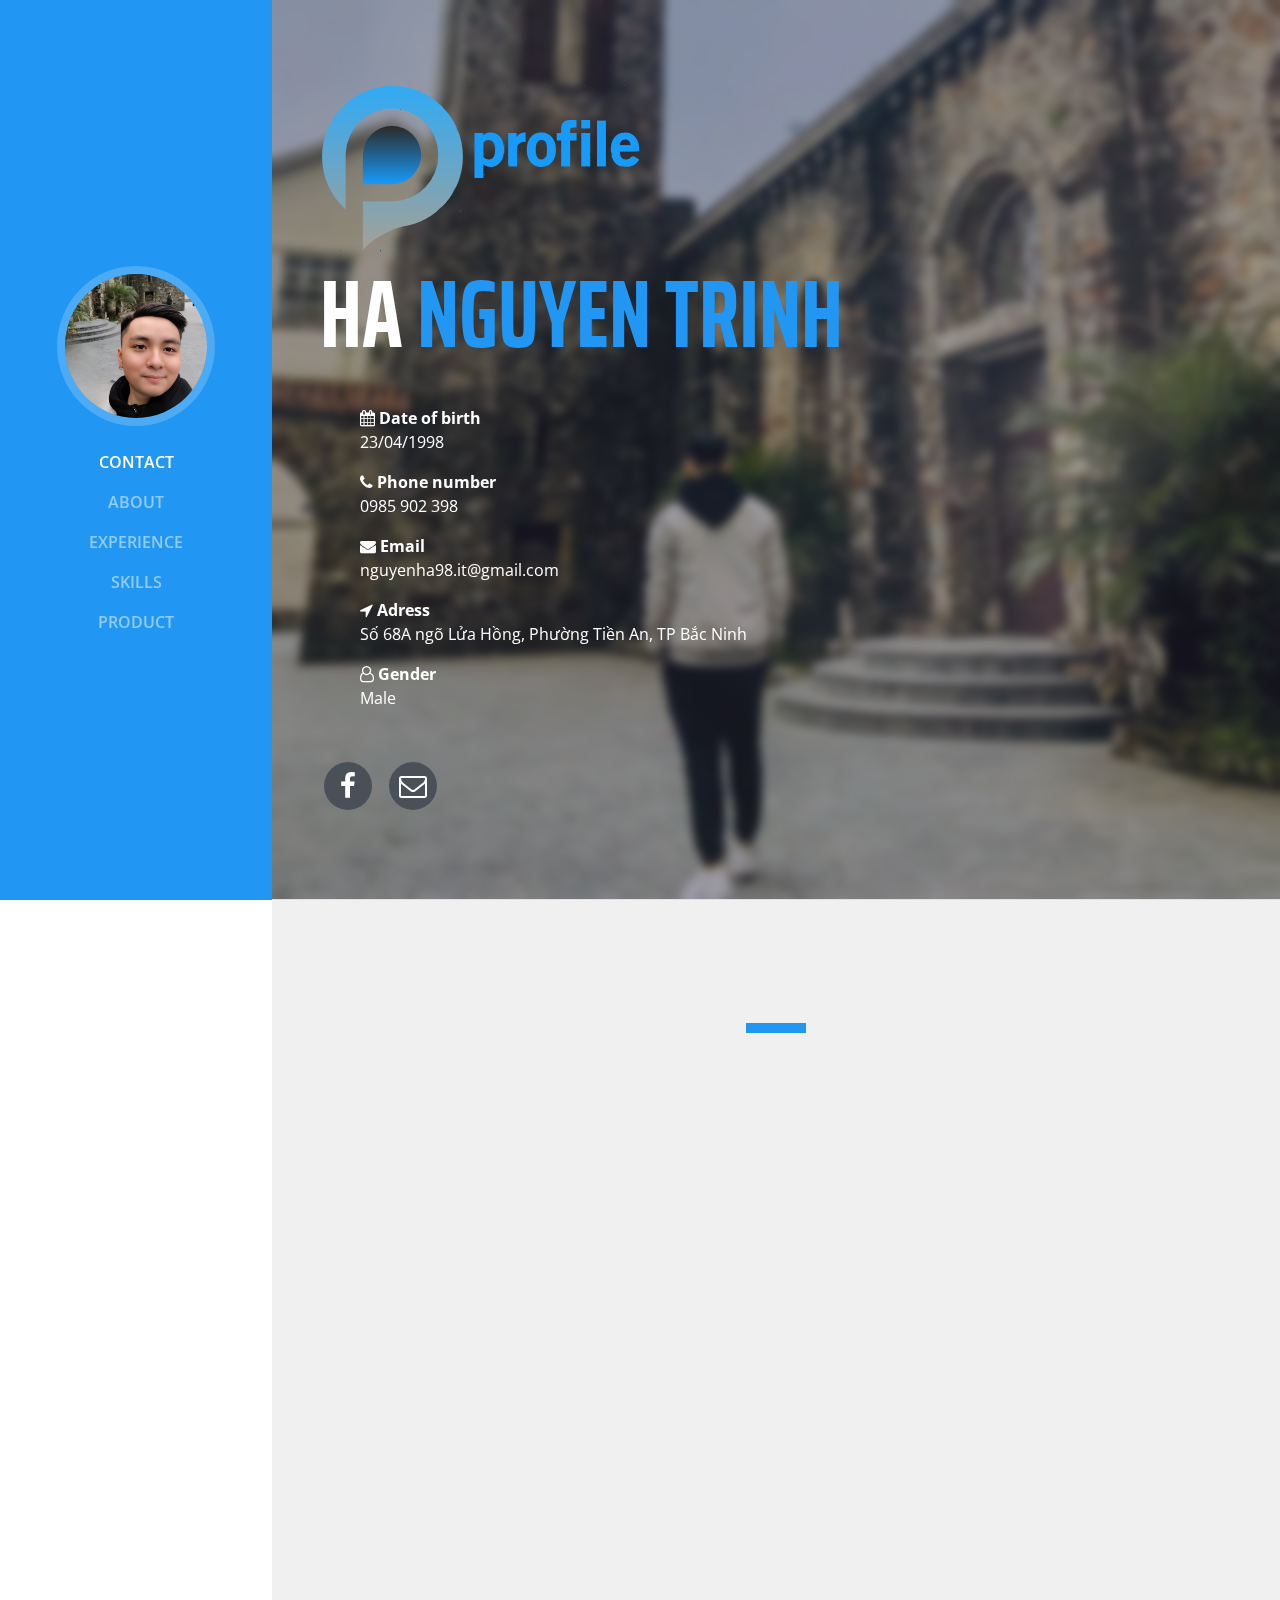
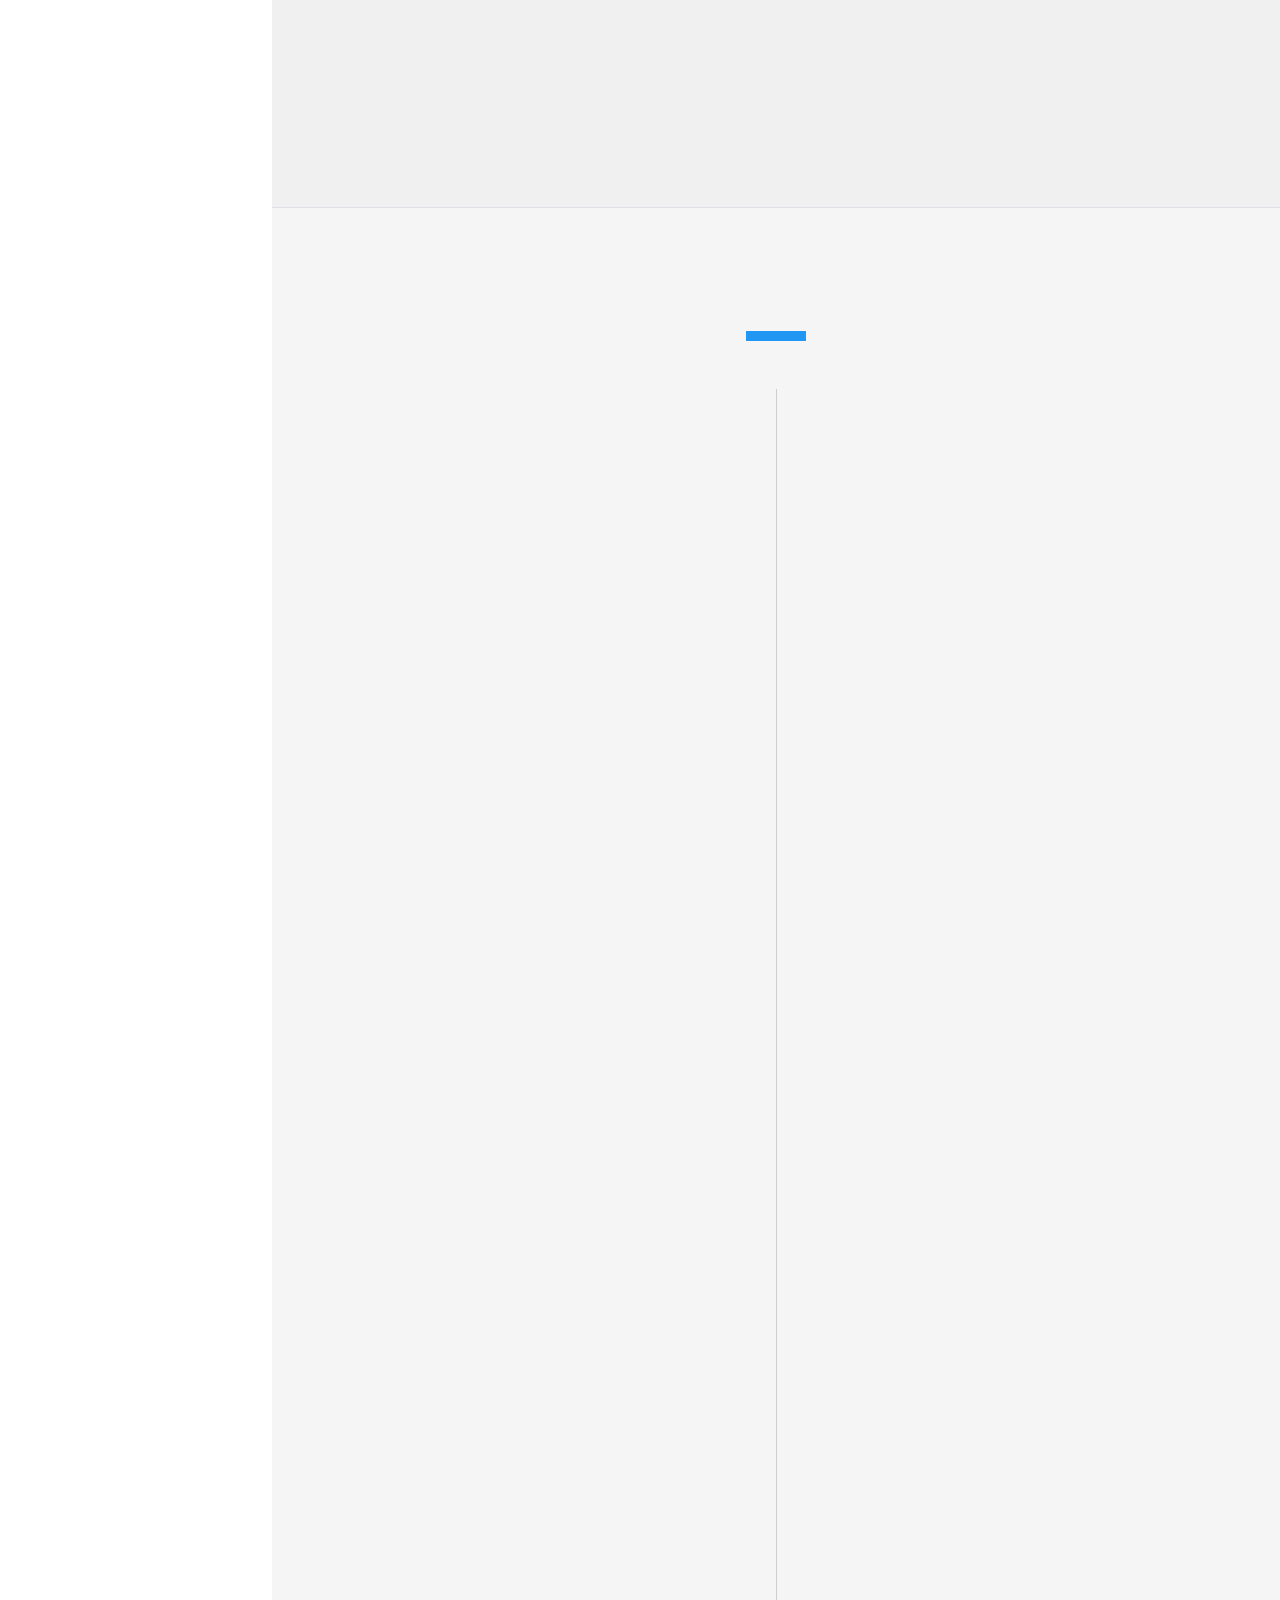
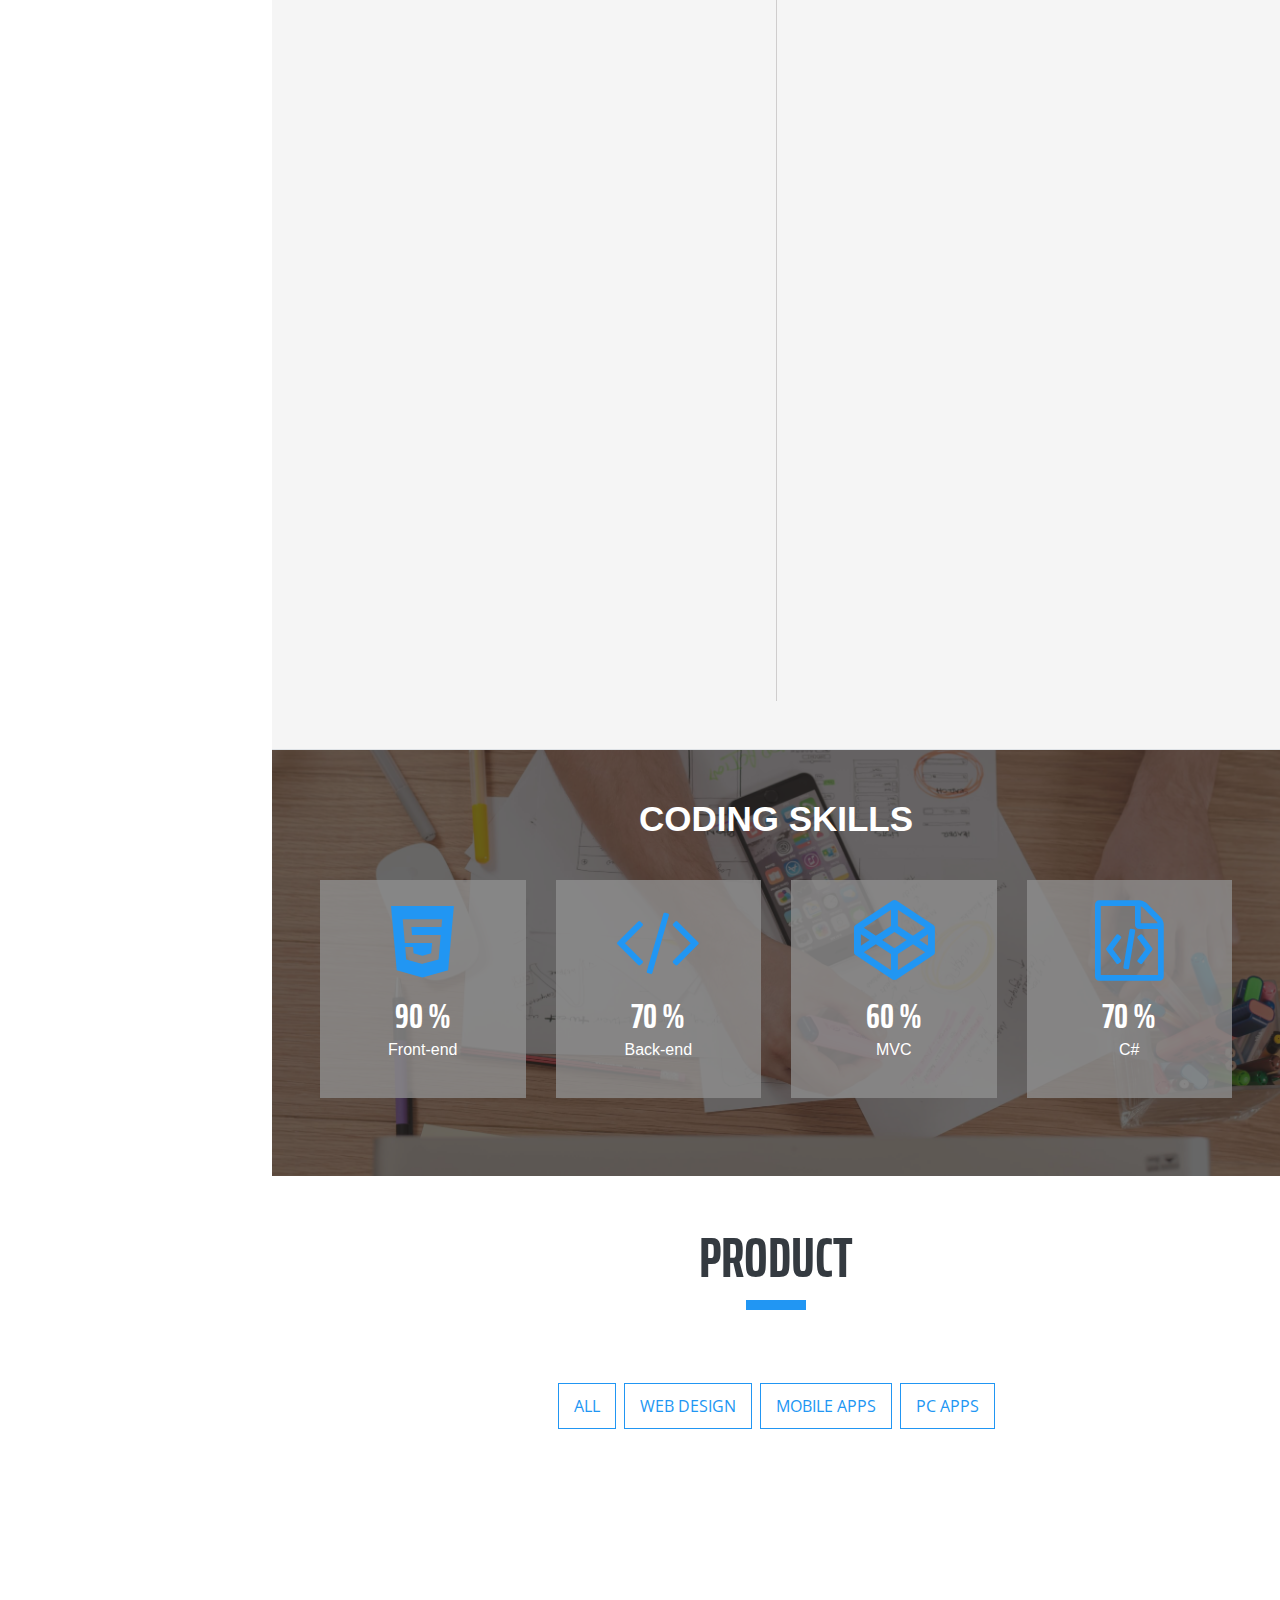
<file: index.html>
<!--
author: Boostraptheme
author URL: https://boostraptheme.com
License: Creative Commons Attribution 4.0 Unported
License URL: https://creativecommons.org/licenses/by/4.0/
-->
<!DOCTYPE html>
<html lang="en">

<head>
    <meta charset="utf-8">
    <meta name="viewport" content="width=device-width, initial-scale=1, shrink-to-fit=no">
    <meta name="description" content="">
    <meta name="author" content="">
    <link rel="shortcut icon" href="img/favicon.ico">
    <title>Profile Ha Nguyen</title>
    <!-- Global stylesheets -->
    <link href="css/bootstrap/bootstrap.min.css" rel="stylesheet">
    <link href="https://fonts.googleapis.com/css?family=Saira+Extra+Condensed:100,200,300,400,500,600,700,800,900" rel="stylesheet">
    <link href="https://fonts.googleapis.com/css?family=Open+Sans:300,300i,400,400i,600,600i,700,700i,800,800i" rel="stylesheet">
    <link href="font-awesome/css/font-awesome.min.css" rel="stylesheet">
    <link href="https://unpkg.com/aos@2.3.1/dist/aos.css" rel="stylesheet">
    <link href="css/devicons/css/devicons.min.css" rel="stylesheet">
    <link href="https://unpkg.com/aos@2.3.1/dist/aos.css" rel="stylesheet">
    <link href="css/simple-line-icons/css/simple-line-icons.css" rel="stylesheet">
    <script src="https://unpkg.com/aos@2.3.1/dist/aos.js"></script>
    <link href="css/style.css" rel="stylesheet">
</head>

<body id="page-top">
    <nav class="navbar navbar-expand-lg navbar-dark bg-primary fixed-top" id="sideNav">
        <a class="navbar-brand js-scroll-trigger" href="#page-top">
            <span class="d-block d-lg-none  mx-0 px-0"><img src="img/logo-white.png" alt="" class="img-fluid"></span>
            <span class="d-none d-lg-block">
                <img class="img-fluid img-profile rounded-circle mx-auto mb-2" data-aos="fade-down" src="img/profile.jpg" alt="">
            </span>
        </a>
        <button class="navbar-toggler" type="button" data-toggle="collapse" data-target="#navbarSupportedContent" aria-controls="navbarSupportedContent" aria-expanded="false" aria-label="Toggle navigation">
            <span class="navbar-toggler-icon"></span>
        </button>
        <div class="collapse navbar-collapse " data-aos="fade-right" id="navbarSupportedContent">
            <ul class="navbar-nav">
                <li class="nav-item">
                    <a class="nav-link js-scroll-trigger" href="#about">Contact</a>
                </li>
                <li class="nav-item">
                    <a class="nav-link js-scroll-trigger" href="#awards">About</a>
                </li>
                <li class="nav-item">
                    <a class="nav-link js-scroll-trigger" href="#experience">Experience</a>
                </li>
                <li class="nav-item">
                    <a class="nav-link js-scroll-trigger" href="#skills">Skills</a>
                </li>
                <li class="nav-item">
                    <a class="nav-link js-scroll-trigger" href="#portfolio">Product</a>
                </li>
                <!--  <li class="nav-item">
                    <a class="nav-link js-scroll-trigger" href="/"><img src="img/vietnam.png"></a>
                </li> -->
            </ul>
        </div>
    </nav>
    <div class="container-fluid p-0">
        <!--====================================================
                        ABOUT
    ======================================================-->
        <section class="resume-section p-3 p-lg-5 d-flex d-column position-relative" id="about">
            <div class="position-absolute w-100 h-100" style="top: 0;left: 0;background: rgba(43, 42, 63, 0.46);backdrop-filter: blur(5px);">
            </div>
            <div class="my-auto" style="z-index: 1">
                <img src="img/logo-s.png" class="img-fluid mb-3" alt="">
                <h1 class="mb-0" style="color: white">Ha
                    <span class="text-primary">Nguyen Trinh</span>
                </h1>
                <!--   <div class="subheading mb-5">THE NEXT BIG IDEA IS WAITING FOR ITS NEXT BIG CHANGER WITH 
                  <a href="#">THEMSBIT</a>
              </div> -->
                <div class="my-5" style="max-width: 500px;color: white">
                    <ul style="list-style: none" class="">
                        <li>
                            <b> <i class="fa fa-calendar"></i> Date of birth</b>
                            <p> 23/04/1998</p>
                        </li>
                        <li>
                            <b><i class="fa fa-phone"></i> Phone number</b>
                            <p> 0985 902 398</p>
                        </li>
                        <li>
                            <b><i class="fa fa-envelope"></i> Email</b>
                            <p>nguyenha98.it@gmail.com</p>
                        </li>
                        <li>
                            <b><i class="fa fa-location-arrow"></i> Adress</b>
                            <p>Số 68A ngõ Lửa Hồng, Phường Tiền An, TP Bắc Ninh</p>
                        </li>
                        <li>
                            <b><i class="fa fa-user-o"></i> Gender</b>
                            <p>Male</p>
                        </li>
                    </ul>
                </div>
                <ul class="list-inline list-social-icons mb-0 ">
                    <li class="list-inline-item">
                        <a href="https://www.facebook.com/hanguyenbo/">
                            <span class="fa-stack fa-lg">
                                <i class="fa fa-circle fa-stack-2x"></i>
                                <i class="fa fa-facebook fa-stack-1x fa-inverse"></i>
                            </span>
                        </a>
                    </li>
                    <li class="list-inline-item">
                        <a href="mailto:nguyenha98.it@gmail.com">
                            <span class="fa-stack fa-lg">
                                <i class="fa fa-circle fa-stack-2x"></i>
                                <i class="fa fa-envelope-o fa-stack-1x fa-inverse"></i>
                            </span>
                        </a>
                    </li>
                    <!--                   <li class="list-inline-item">
                      <a href="#">
                  <span class="fa-stack fa-lg">
                    <i class="fa fa-circle fa-stack-2x"></i>
                    <i class="fa fa-linkedin fa-stack-1x fa-inverse"></i>
                  </span>
                </a>
                  </li>
                  <li class="list-inline-item">
                      <a href="#">
                  <span class="fa-stack fa-lg">
                    <i class="fa fa-circle fa-stack-2x"></i>
                    <i class="fa fa-github fa-stack-1x fa-inverse"></i>
                  </span>
                </a>
                  </li> -->
                </ul>
            </div>
        </section>
        <!--====================================================
                     
                        EXPERIENCE
    ======================================================-->
        <section class="resume-section p-3 p-lg-5 " id="awards">
            <div class="row my-auto">
                <div class="col-12">
                    <h2 class="  text-center" data-aos="flip-right">About</h2>
                    <!-- <h2 class="  text-center">Experience</h2> -->
                    <div class="mb-5 heading-border"></div>
                </div>
                <div class="resume-item col-md-6 col-sm-12" data-aos="fade-down">
                    <div class="card mx-0 p-4 mb-5" style="border-color: #28a745; box-shadow: 2px 2px 2px rgba(0, 0, 0, 0.21);">
                        <div class="resume-content mr-auto" style="    min-height: 230px">
                            <h4 class="mb-3"><i class="fa fa-book mr-3 text-success"></i> Education</h4>
                            <p class="mb-0"><b>University of Economics - Technology for Industries</b>
                                <p class="mb-0">Major: Information Technology</p>
                                <p class="mb-0">Grade: Good</p>
                            </p>
                            <p class="mb-0"><b>Certificate</b>
                                <p class="mb-0">Completed the coures Web Front-End at Zent - Coding School</p>
                            </p>
                        </div>
                        <!--   <div class="resume-date text-md-right">
                            <span class="text-primary">Tháng 6/2020 - Tháng 12/2020</span>
                        </div> -->
                    </div>
                </div>
                <div class="resume-item col-md-6 col-sm-12 " data-aos="fade-down">
                    <div class="card mx-0 p-4 mb-5" style="border-color: #17a2b8; box-shadow: 2px 2px 2px rgba(0, 0, 0, 0.21);">
                        <div class=" resume-content mr-auto" style="    min-height: 230px">
                            <h4 class="mb-3"><i class="fa fa-globe mr-3 text-info"></i>Career goals</h4>
                            <p class="mb-0">
                                Short-term:
                            </p>
                            <ul>
                                <li>Have a stable paying job</li>
                            </ul>
                            <p class="mb-0">
                                Long-term:
                            </p>
                            <ul>
                                <li>In 1-2 years strive to become a project manager and an important part of the company</li>
                            </ul>
                            <!-- <p class="mb-0">Looking forward to working in a professional environment where I can develop my professional skills, devote all my abilities to help build a growing company. </p> -->
                        </div>
                        <!-- <div class="resume-date text-md-right">
                            <span class="text-primary">Tháng 1/2022 - Present</span>
                        </div> -->
                    </div>
                </div>
                <div class="resume-item col-md-6 col-sm-12" data-aos="fade-up">
                    <div class="card mx-0 p-4 mb-5" style="border-color: #ffc107; box-shadow: 2px 2px 2px rgba(0, 0, 0, 0.21);">
                        <div class="resume-content mr-auto" style="    min-height: 230px">
                            <h4 class="mb-3"><i class="fa fa-laptop mr-3 text-warning"></i>Front-End Skills</h4>
                            <p class="mb-0">HTML - CSS - Javascript:
                                <br>
                                <i class="fa fa-star fa-1x"></i>
                                <i class="fa fa-star fa-1x"></i>
                                <i class="fa fa-star fa-1x"></i>
                                <i class="fa fa-star fa-1x"></i>
                                <i class="fa fa-star-o fa-1x"></i>
                            </p>
                            <p class="mb-0">Responsive:
                                <br>
                                <i class="fa fa-star fa-1x"></i>
                                <i class="fa fa-star fa-1x"></i>
                                <i class="fa fa-star fa-1x"></i>
                                <i class="fa fa-star fa-1x"></i>
                                <i class="fa fa-star-o fa-1x"></i>
                            </p>
                            <p class="mb-0">Bootstrap - JQuery - Highchart:
                                <br>
                                <i class="fa fa-star fa-1x"></i>
                                <i class="fa fa-star fa-1x"></i>
                                <i class="fa fa-star fa-1x"></i>
                                <i class="fa fa-star fa-1x"></i>
                                <i class="fa fa-star-o fa-1x"></i>
                            </p>
                            <p class="mb-0">Angular (Typescript):
                                <br>
                                <i class="fa fa-star fa-1x"></i>
                                <i class="fa fa-star fa-1x"></i>
                                <i class="fa fa-star fa-1x"></i>
                                <i class="fa fa-star-o fa-1x"></i>
                                <i class="fa fa-star-o fa-1x"></i>
                            </p>
                        </div>
                        <!--   <div class="resume-date text-md-right">
                            <span class="text-primary">Tháng 1/2021 - Tháng 12/2021</span>
                        </div> -->
                    </div>
                </div>
                <div class="resume-item col-md-6 col-sm-12" data-aos="fade-up">
                    <div class="card mx-0 p-4 mb-5" style="border-color: #2196f3; box-shadow: 2px 2px 2px rgba(0, 0, 0, 0.21);">
                        <div class="resume-content mr-auto" style="    min-height: 230px">
                            <h4 class="mb-3"><i class="fa fa-area-chart mr-3 text-primary"></i>Back-End Skills</h4>
                            <p class="mb-0">NodeJS:
                                <br>
                                <i class="fa fa-star fa-1x"></i>
                                <i class="fa fa-star fa-1x"></i>
                                <i class="fa fa-star fa-1x"></i>
                                <i class="fa fa-star-o fa-1x"></i>
                                <i class="fa fa-star-o fa-1x"></i>
                            </p>
                            <p class="mb-0">Restful APIs:
                                <br>
                                <i class="fa fa-star fa-1x"></i>
                                <i class="fa fa-star fa-1x"></i>
                                <i class="fa fa-star fa-1x"></i>
                                <i class="fa fa-star-o fa-1x"></i>
                                <i class="fa fa-star-o fa-1x"></i>
                            </p>
                            <p class="mb-0">Database (MongoDB, SQL Server):
                                <br>
                                <i class="fa fa-star fa-1x"></i>
                                <i class="fa fa-star fa-1x"></i>
                                <i class="fa fa-star fa-1x"></i>
                                <i class="fa fa-star-o fa-1x"></i>
                                <i class="fa fa-star-o fa-1x"></i>
                            </p>
                            <p class="mb-0">Framework (Express):
                                <br>
                                <i class="fa fa-star fa-1x"></i>
                                <i class="fa fa-star fa-1x"></i>
                                <i class="fa fa-star-o fa-1x"></i>
                                <i class="fa fa-star-o fa-1x"></i>
                                <i class="fa fa-star-o fa-1x"></i>
                            </p>
                        </div>
                        <!--   <div class="resume-date text-md-right">
                            <span class="text-primary">Tháng 12/2019 - Tháng 5/2020</span>
                        </div> -->
                    </div>
                </div>
            </div>
        </section>
        <!--====================================================
                          Experience
    ======================================================-->
        <section class="resume-section p-3 p-lg-5 d-flex flex-column" id="experience">
            <div class="row my-auto">
                <div class="col-12">
                    <h2 class="  text-center" data-aos="zoom-in">Experience</h2>
                    <div class="mb-5 heading-border"></div>
                </div>
                <div class="main-award" id="award-box">
                    <div class="award" data-aos="zoom-in-down">
                        <div class="award-icon"></div>
                        <div class="award-content">
                            <span class="date">SENIOR FRONTEND DEVELOPER</span>
                            <h5 class="title mb-0">Foxconn Technology Group</h5>
                            <label class="sub">October 2022 - October 2023</label>
                            <p class="description  mb-0">
                                <ul class="text-left">
                                    <li>Team leader: <b>MC-System</b>, <b>PE-System</b> and participate in other projects: <b>RE</b>, <b>PD</b>, <b>PC</b>, <b>MPM</b>, <b>PD</b>...</li>
                                    <li> Participate in discussions with departments to understand the operations and <b>requirements of each</b> system and <b>come up</b> with solutions.</li>
                                    <li> Develop and improve <b>Front-End</b> and <b>Back-End</b> to make the company's systems more user-friendly.</li>
                                    <li> Query data using <b>SQL Server</b> to process data for systems</li>
                                    <li> <b>Research</b> and <b>Develop</b> libraries to improve work performance and product features</li>
                                </ul>
                            </p>
                        </div>
                    </div>
                    <div class="award" data-aos="zoom-in-down">
                        <div class="award-icon"></div>
                        <div class="award-content">
                            <span class="date">QA/QC Enginee</span>
                            <h5 class="title mb-0">Minh Viet Group</h5>
                            <label class="sub">January 2022 - August 2022</label>
                            <ul>
                                <li class="description text-left mb-0">
                                    <b> Manage the quality</b> of the website system under the company's project
                                </li>
                                <li class="description text-left mb-0">
                                    Design (Adobe XD) and quality management of Kun Van Dong project.
                                </li>
                                <!--   <ul class="description text-left mb-0">
                                <li>
                                    <a href="https://stemtieuhoc.edu.vn/">stemtieuhoc.edu.vn</a>
                                </li>
                                <li>
                                    <a href="https://kiemdinhtrunghoc.edu.vn/">kiemdinhtrunghoc.edu.vn/</a>
                                </li>
                                <li>Use Adobe XD software to design Kun Van Dong software and control quality..</li>
                            </ul> -->
                                <li class="description text-left">Training interns on Front-end and Back-end</li>
                            </ul>
                        </div>
                    </div>
                    <div class="award" data-aos="zoom-in-down">
                        <div class="award-icon"></div>
                        <div class="award-content">
                            <span class="date">Web Developer</span>
                            <h5 class="title mb-0">Minh Viet Group</h5>
                            <label class="sub">June 2020 - December 2021</label>
                            <p class="description mb-0">
                                Participating in the operation and transformation to complete website interface of the Ministry of Education & Training from the .psd and figma files. Participate in building some applications such as: qipedc, career guidance app, toonbook using Unity.
                            </p>
                            <ul class="description text-left">
                                <li>Join the AR . story project: <a href="https://toonbook.vn/">toonbook.vn</a></li>
                                <li>Some other projects:
                                    <ul>
                                        <li> <a href="https://9pixel.net/">9pixel.net</a></li>
                                        <li> <a href="https://giaoduchoanhap.edu.vn/">giaoduchoanhap.edu.vn</a></li>
                                        <li><a href="https://qipedc.moet.gov.vn/">qipedc.moet.gov.vn</a></li>
                                        <li><a href="https://stemtrunghoc.edu.vn/">stemtrunghoc.edu.vn</a></li>
                                        <li><a href="https://kynangsongtrunghoc.edu.vn/">kynangsongtrunghoc.edu.vn</a></li>
                                    </ul>
                                </li>
                            </ul>
                        </div>
                    </div>
                    <div class="award" data-aos="zoom-in-down">
                        <div class="award-icon"></div>
                        <div class="award-content">
                            <span class="date">INTERN WEB DEVELOPER</span>
                            <h5 class="title mb-0">Minh Viet Group</h5>
                            <label class="sub">
                                December 2019 - May 2020
                            </label>
                            <p class="description text-left">
                                After finishing the first semester, he became an intern at Minh Viet Group. Learned, trained and developed:
                            </p>
                            <ul class="description text-left">
                                <li>Unity</li>
                                <li>Front-end (html, css, reactjs)</li>
                                <li>Back-end with Nodejs and Mongodb</li>
                                <li>MVC</li>
                                <li>"Figma" and Adobe products such as Photoshop, Audition, Premiere, Illustrator, XD..</li>
                            </ul>
                            <!--    <p class="description mt-0">
                                Xếp loại: Khá
                            </p> -->
                        </div>
                    </div>
                </div>
            </div>
        </section>
        <!--====================================================
                        SKILLS
    ======================================================-->
        <section class=" d-flex flex-column" id="skills">
            <div class="p-lg-5 p-3 skill-cover">
                <h3 class="text-center text-white">Coding Skills</h3>
                <div class="row text-center my-auto ">
                    <div class="col-md-3 col-sm-6">
                        <div class="skill-item">
                            <i class="fa fa-html5 fa-5x"></i>
                            <h2><span class="counter"> 90 </span><span>%</span></h2>
                            <p>Front-end</p>
                        </div>
                    </div>
                    <div class="col-md-3 col-sm-6">
                        <div class="skill-item">
                            <i class="fa fa-code fa-5x"></i>
                            <h2><span class="counter"> 70 </span><span>%</span></h2>
                            <p>Back-end</p>
                        </div>
                    </div>
                    <div class="col-md-3 col-sm-6">
                        <div class="skill-item">
                            <i class="fa fa-codepen fa-5x"></i>
                            <h2><span class="counter"> 60 </span><span>%</span></h2>
                            <p>MVC</p>
                        </div>
                    </div>
                    <div class="col-md-3 col-sm-6">
                        <div class="skill-item">
                            <!-- <i class="fa-brands fa-node-js fa-5x"></i> -->
                            <i class="fa fa-file-code-o fa-5x"></i>
                            <h2><span class="counter"> 70 </span><span>%</span></h2>
                            <p>C#</p>
                        </div>
                    </div>
                </div>
            </div>
        </section>
        <!--====================================================
                        PORTFOLIO
    ======================================================-->
        <section class="resume-section p-3 p-lg-5 d-flex flex-column" id="portfolio">
            <div class="row my-auto">
                <div class="col-12">
                    <h2 class="  text-center">Product</h2>
                    <div class="mb-5 heading-border"></div>
                </div>
                <div class="col-md-12">
                    <div class="port-head-cont">
                        <button class="btn btn-general btn-green filter-b" data-filter="all">All</button>
                        <button class="btn btn-general btn-green filter-b" data-filter="consulting">Web Design</button>
                        <button class="btn btn-general btn-green filter-b" data-filter="finance">Mobile Apps</button>
                        <button class="btn btn-general btn-green filter-b" data-filter="marketing">PC Apps</button>
                    </div>
                </div>
            </div>
            <div class="row my-auto">
                <div class="col-sm-4 portfolio-item filter marketing" data-aos="fade-up" data-aos-duration="2000"> <a class="portfolio-link">
                        <!-- <a class="portfolio-link" href="#portfolioModal1" data-toggle="modal"> -->
                        <!--  <div class="caption-port" >
                            <div class="caption-port-content">
                                <i class="fa fa-search-plus fa-3x"></i>
                            </div>
                          
                        </div> -->
                        <img class="img-fluid" src="img/portfolio/p-1.jpg" alt="">
                    </a>
                </div>
                <div class="col-sm-4 portfolio-item filter marketing" data-aos="fade-up" data-aos-duration="2000"> <a class="portfolio-link">
                        <!-- <a class="portfolio-link" href="#portfolioModal2" data-toggle="modal"> -->
                        <!-- <div class="caption-port">
                            <div class="caption-port-content">
                                <i class="fa fa-search-plus fa-3x"></i>
                            </div>
                        </div> -->
                        <img class="img-fluid" src="img/portfolio/p-2.jpg" alt="">
                    </a>
                </div>
                <div class="col-sm-4 portfolio-item filter marketing" data-aos="fade-up" data-aos-duration="2000"> <a class="portfolio-link">
                        <!-- <a class="portfolio-link" href="#portfolioModal3" data-toggle="modal"> -->
                        <!-- <div class="caption-port">
                            <div class="caption-port-content">
                                <i class="fa fa-search-plus fa-3x"></i>
                            </div>
                        </div> -->
                        <img class="img-fluid" src="img/portfolio/p-10.jpg" alt="">
                    </a>
                </div>
                <div class="col-sm-4 portfolio-item filter marketing" data-aos="fade-up" data-aos-duration="2000"> <a class="portfolio-link">
                        <!-- <a class="portfolio-link" href="#portfolioModal5" data-toggle="modal"> -->
                        <!-- <div class="caption-port">
                            <div class="caption-port-content">
                                <i class="fa fa-search-plus fa-3x"></i>
                            </div>
                        </div> -->
                        <img class="img-fluid" src="img/portfolio/p-5.jpg" alt="">
                    </a>
                </div>
                <div class="col-sm-4 portfolio-item filter consulting" data-aos="fade-up" data-aos-duration="2000"> <a class="portfolio-link">
                        <!-- <a class="portfolio-link" href="#portfolioModal6" data-toggle="modal"> -->
                        <!-- <div class="caption-port">
                            <div class="caption-port-content">
                                <i class="fa fa-search-plus fa-3x"></i>
                            </div>
                        </div> -->
                        <img class="img-fluid" src="img/portfolio/p-6.jpg" alt="">
                    </a>
                </div>
                <div class="col-sm-4 portfolio-item filter consulting" data-aos="fade-up" data-aos-duration="2000"> <a class="portfolio-link">
                        <!-- <a class="portfolio-link" href="#portfolioModal7" data-toggle="modal"> -->
                        <!-- <div class="caption-port">
                            <div class="caption-port-content">
                                <i class="fa fa-search-plus fa-3x"></i>
                            </div>
                        </div> -->
                        <img class="img-fluid" src="img/portfolio/p-7.jpg" alt="">
                    </a>
                </div>
                <div class="col-sm-4 portfolio-item filter consulting" data-aos="fade-up" data-aos-duration="2000"> <a class="portfolio-link">
                        <!-- <a class="portfolio-link" href="#portfolioModal8" data-toggle="modal"> -->
                        <!-- <div class="caption-port">
                            <div class="caption-port-content">
                                <i class="fa fa-search-plus fa-3x"></i>
                            </div>
                        </div> -->
                        <img class="img-fluid" src="img/portfolio/p-8.jpg" alt="">
                    </a>
                </div>
                <div class="col-sm-4 portfolio-item filter finance" data-aos="fade-up" data-aos-duration="2000">
                    <a class="portfolio-link">
                        <!-- <a class="portfolio-link" href="#portfolioModal9" data-toggle="modal"> -->
                        <!-- <div class="caption-port">
                            <div class="caption-port-content">
                                <i class="fa fa-search-plus fa-3x"></i>
                            </div>
                        </div> -->
                        <img class="img-fluid" src="img/portfolio/p-9.jpg" alt="">
                    </a>
                </div>
                <div class="col-sm-4 portfolio-item filter finance" data-aos="fade-up" data-aos-duration="2000">
                    <a class="portfolio-link">
                        <!-- <a class="portfolio-link" href="#portfolioModal4" data-toggle="modal"> -->
                        <!-- <div class="caption-port">
                            <div class="caption-port-content">
                                <i class="fa fa-search-plus fa-3x"></i>
                            </div>
                        </div> -->
                        <img class="img-fluid" src="img/portfolio/p-4.jpg" alt="">
                    </a>
                </div>
            </div>
        </section>
        <!--====================================================
    
                          CONTACT
    ======================================================-->
        <!-- <section class="resume-section p-3 p-lg-5 d-flex flex-column"> -->
        <!--    <div class="row my-auto" id="contact">
                <div class="col-md-8">
                    <div class="contact-cont">
                        <h3>CONTACT Us</h3>
                        <div class="heading-border-light"></div>
                        <p>It is a long established fact that a reader will be distracted by the readable content of a page when looking at its layout. The point of using Lorem Ipsum is that it has a more-or-less normal distribution of letters, as opposed to using Content here.</p>
                    </div>
                    <div class="row con-form">
                        <div class="col-md-12">
                            <input type="text" name="full-name" placeholder="Full Name" class="form-control">
                        </div>
                        <div class="col-md-12">
                            <input type="text" name="email" placeholder="Email Id" class="form-control">
                        </div>
                        <div class="col-md-12">
                            <input type="text" name="subject" placeholder="Subject" class="form-control">
                        </div>
                        <div class="col-md-12"><textarea name="" id=""></textarea></div>
                        <div class="col-md-12 sub-but"><button class="btn btn-general btn-white" role="button">Send</button></div>
                    </div>
                </div>
                <div class="col-md-4 col-sm-12 mt-5">
                    <div class="contact-cont2">
                        <div class="contact-add contact-box-desc">
                            <h3><i class="fa fa-map-marker cl-atlantis fa-2x"></i> Address</h3>
                            <p>25, Dist town Street, Logn <br>
                                California, US <br></p>
                        </div>
                        <div class="contact-phone contact-side-desc contact-box-desc">
                            <h3><i class="fa fa-phone cl-atlantis fa-2x"></i> Phone</h3>
                            <p>800 123 3456 <br>900 123 3457</p>
                        </div>
                        <div class="contact-mail contact-side-desc contact-box-desc">
                            <h3><i class="fa fa-envelope-o cl-atlantis fa-2x"></i> Email</h3>
                            <address class="address-details-f">
                                Fax: 800 123 3456 <br>
                                Email: <a href="mailto:info@themsbit.com" class="">info@themsbit.com</a>
                            </address>
                            <ul class="list-inline social-icon-f top-data">
                                <li><a href="#" target="_empty"><i class="fa top-social fa-facebook" style="color: #4267b2; border-color:#4267b2;"></i></a></li>
                                <li><a href="#" target="_empty"><i class="fa top-social fa-twitter" style="color: #4AB3F4; border-color:#4AB3F4;"></i></a></li>
                                <li><a href="#" target="_empty"><i class="fa top-social fa-google-plus" style="color: #e24343; border-color:#e24343;"></i></a></li>
                            </ul>
                        </div>
                    </div>
                </div>
            </div>
        </section> -->
        <!--   <section class=" d-flex flex-column" id="maps">
                <div id="map">
                    <div class="map-responsive">
                        <iframe src="https://www.google.com/maps/embed?pb=!1m18!1m12!1m3!1d3720.2759378321466!2d106.06673760000001!3d21.181194599999998!2m3!1f0!2f0!3f0!3m2!1i1024!2i768!4f13.1!3m3!1m2!1s0x31350c02f802b621%3A0x72f7ee060ee44fc0!2zNjggTOG7rWEgSOG7k25nLCBQLlRp4buBbiBBbiwgQuG6r2MgTmluaA!5e0!3m2!1svi!2s!4v1662993439465!5m2!1svi!2s" width="600" height="450" frameborder="0" style="border:0" allowfullscreen></iframe>
                    </div>
                </div>
            </section> -->
        <!-- </div> -->
        <!--====================================================
                    PORTFOLIO MODALS
======================================================-->
        <div class="portfolio-modal modal fade" id="portfolioModal1" tabindex="-1" role="dialog" aria-hidden="true">
            <div class="modal-dialog" role="document">
                <div class="modal-content">
                    <div class="close-modal" data-dismiss="modal">
                        <div class="lr">
                            <div class="rl"></div>
                        </div>
                    </div>
                    <div class="container">
                        <div class="row">
                            <div class="modal-body">
                                <div class="title-bar">
                                    <div class="col-md-12">
                                        <h2 class="text-center">Our Project</h2>
                                        <div class="heading-border"></div>
                                    </div>
                                </div>
                                <div class="row">
                                    <div class="col-md-6">
                                        <img class="img-fluid img-centered" src="img/portfolio/p-1.jpg" alt="">
                                    </div>
                                    <div class="col-md-6">
                                        <p>Our new Project every processes had become fragmented; meaning quality and service were inconsistent. This lack of standardization was adversely impacting operating costs, productivity and customer satisfaction. For several years now Payfast has worked strategically with innovations as a means of developing new solutions, products and services. In line with this vision, Success was approached to find new payments solutions to offer Payfast customers on their website, including open invoice and partial payments options.</p>
                                        <ul class="list-inline item-details">
                                            <li>Client:
                                                <strong>
                                                    <a href="#">Techs Soft</a>
                                                </strong>
                                            </li>
                                            <li>Date:
                                                <strong>
                                                    <a href="#">April 2018</a>
                                                </strong>
                                            </li>
                                            <li>Service:
                                                <strong>
                                                    <a href="#">Web Development</a>
                                                </strong>
                                            </li>
                                        </ul>
                                        <button class="btn btn-general btn-white" type="button" data-dismiss="modal">
                                            <i class="fa fa-times"></i> Close
                                        </button>
                                    </div>
                                </div>
                            </div>
                        </div>
                    </div>
                </div>
            </div>
        </div>
        <div class="portfolio-modal modal fade" id="portfolioModal2" tabindex="-1" role="dialog" aria-hidden="true">
            <div class="modal-dialog" role="document">
                <div class="modal-content">
                    <div class="close-modal" data-dismiss="modal">
                        <div class="lr">
                            <div class="rl"></div>
                        </div>
                    </div>
                    <div class="container">
                        <div class="row">
                            <div class="modal-body">
                                <div class="title-bar">
                                    <div class="col-md-12">
                                        <h2 class="text-center">Our Project</h2>
                                        <div class="heading-border"></div>
                                    </div>
                                </div>
                                <div class="row">
                                    <div class="col-md-6">
                                        <img class="img-fluid img-centered" src="img/portfolio/p-2.jpg" alt="">
                                    </div>
                                    <div class="col-md-6">
                                        <p>Our new Project every processes had become fragmented; meaning quality and service were inconsistent. This lack of standardization was adversely impacting operating costs, productivity and customer satisfaction. For several years now Payfast has worked strategically with innovations as a means of developing new solutions, products and services. In line with this vision, Success was approached to find new payments solutions to offer Payfast customers on their website, including open invoice and partial payments options.</p>
                                        <ul class="list-inline item-details">
                                            <li>Client:
                                                <strong>
                                                    <a href="#">Techs Soft</a>
                                                </strong>
                                            </li>
                                            <li>Date:
                                                <strong>
                                                    <a href="#">April 2018</a>
                                                </strong>
                                            </li>
                                            <li>Service:
                                                <strong>
                                                    <a href="#">Web Development</a>
                                                </strong>
                                            </li>
                                        </ul>
                                        <button class="btn btn-general btn-white" type="button" data-dismiss="modal">
                                            <i class="fa fa-times"></i> Close
                                        </button>
                                    </div>
                                </div>
                            </div>
                        </div>
                    </div>
                </div>
            </div>
        </div>
        <div class="portfolio-modal modal fade" id="portfolioModal3" tabindex="-1" role="dialog" aria-hidden="true">
            <div class="modal-dialog" role="document">
                <div class="modal-content">
                    <div class="close-modal" data-dismiss="modal">
                        <div class="lr">
                            <div class="rl"></div>
                        </div>
                    </div>
                    <div class="container">
                        <div class="row">
                            <div class="modal-body">
                                <div class="title-bar">
                                    <div class="col-md-12">
                                        <h2 class="text-center">Our Project</h2>
                                        <div class="heading-border"></div>
                                    </div>
                                </div>
                                <div class="row">
                                    <div class="col-md-6">
                                        <img class="img-fluid img-centered" src="img/portfolio/p-10.jpg" alt="">
                                    </div>
                                    <div class="col-md-6">
                                        <p>Our new Project every processes had become fragmented; meaning quality and service were inconsistent. This lack of standardization was adversely impacting operating costs, productivity and customer satisfaction. For several years now Payfast has worked strategically with innovations as a means of developing new solutions, products and services. In line with this vision, Success was approached to find new payments solutions to offer Payfast customers on their website, including open invoice and partial payments options.</p>
                                        <ul class="list-inline item-details">
                                            <li>Client:
                                                <strong>
                                                    <a href="#">Techs Soft</a>
                                                </strong>
                                            </li>
                                            <li>Date:
                                                <strong>
                                                    <a href="#">April 2018</a>
                                                </strong>
                                            </li>
                                            <li>Service:
                                                <strong>
                                                    <a href="#">Web Development</a>
                                                </strong>
                                            </li>
                                        </ul>
                                        <button class="btn btn-general btn-white" type="button" data-dismiss="modal">
                                            <i class="fa fa-times"></i> Close
                                        </button>
                                    </div>
                                </div>
                            </div>
                        </div>
                    </div>
                </div>
            </div>
        </div>
        <div class="portfolio-modal modal fade" id="portfolioModal4" tabindex="-1" role="dialog" aria-hidden="true">
            <div class="modal-dialog" role="document">
                <div class="modal-content">
                    <div class="close-modal" data-dismiss="modal">
                        <div class="lr">
                            <div class="rl"></div>
                        </div>
                    </div>
                    <div class="container">
                        <div class="row">
                            <div class="modal-body">
                                <div class="title-bar">
                                    <div class="col-md-12">
                                        <h2 class="text-center">Our Project</h2>
                                        <div class="heading-border"></div>
                                    </div>
                                </div>
                                <div class="row">
                                    <div class="col-md-6">
                                        <img class="img-fluid img-centered" src="img/portfolio/p-4.jpg" alt="">
                                    </div>
                                    <div class="col-md-6">
                                        <p>Our new Project every processes had become fragmented; meaning quality and service were inconsistent. This lack of standardization was adversely impacting operating costs, productivity and customer satisfaction. For several years now Payfast has worked strategically with innovations as a means of developing new solutions, products and services. In line with this vision, Success was approached to find new payments solutions to offer Payfast customers on their website, including open invoice and partial payments options.</p>
                                        <ul class="list-inline item-details">
                                            <li>Client:
                                                <strong>
                                                    <a href="#">Techs Soft</a>
                                                </strong>
                                            </li>
                                            <li>Date:
                                                <strong>
                                                    <a href="#">April 2018</a>
                                                </strong>
                                            </li>
                                            <li>Service:
                                                <strong>
                                                    <a href="#">Web Development</a>
                                                </strong>
                                            </li>
                                        </ul>
                                        <button class="btn btn-general btn-white" type="button" data-dismiss="modal">
                                            <i class="fa fa-times"></i> Close
                                        </button>
                                    </div>
                                </div>
                            </div>
                        </div>
                    </div>
                </div>
            </div>
        </div>
        <div class="portfolio-modal modal fade" id="portfolioModal5" tabindex="-1" role="dialog" aria-hidden="true">
            <div class="modal-dialog" role="document">
                <div class="modal-content">
                    <div class="close-modal" data-dismiss="modal">
                        <div class="lr">
                            <div class="rl"></div>
                        </div>
                    </div>
                    <div class="container">
                        <div class="row">
                            <div class="modal-body">
                                <div class="title-bar">
                                    <div class="col-md-12">
                                        <h2 class="text-center">Our Project</h2>
                                        <div class="heading-border"></div>
                                    </div>
                                </div>
                                <div class="row">
                                    <div class="col-md-6">
                                        <img class="img-fluid img-centered" src="img/portfolio/p-5.jpg" alt="">
                                    </div>
                                    <div class="col-md-6">
                                        <p>Our new Project every processes had become fragmented; meaning quality and service were inconsistent. This lack of standardization was adversely impacting operating costs, productivity and customer satisfaction. For several years now Payfast has worked strategically with innovations as a means of developing new solutions, products and services. In line with this vision, Success was approached to find new payments solutions to offer Payfast customers on their website, including open invoice and partial payments options.</p>
                                        <ul class="list-inline item-details">
                                            <li>Client:
                                                <strong>
                                                    <a href="#">Techs Soft</a>
                                                </strong>
                                            </li>
                                            <li>Date:
                                                <strong>
                                                    <a href="#">April 2018</a>
                                                </strong>
                                            </li>
                                            <li>Service:
                                                <strong>
                                                    <a href="#">Web Development</a>
                                                </strong>
                                            </li>
                                        </ul>
                                        <button class="btn btn-general btn-white" type="button" data-dismiss="modal">
                                            <i class="fa fa-times"></i> Close
                                        </button>
                                    </div>
                                </div>
                            </div>
                        </div>
                    </div>
                </div>
            </div>
        </div>
        <div class="portfolio-modal modal fade" id="portfolioModal6" tabindex="-1" role="dialog" aria-hidden="true">
            <div class="modal-dialog" role="document">
                <div class="modal-content">
                    <div class="close-modal" data-dismiss="modal">
                        <div class="lr">
                            <div class="rl"></div>
                        </div>
                    </div>
                    <div class="container">
                        <div class="row">
                            <div class="modal-body">
                                <div class="title-bar">
                                    <div class="col-md-12">
                                        <h2 class="text-center">Our Project</h2>
                                        <div class="heading-border"></div>
                                    </div>
                                </div>
                                <div class="row">
                                    <div class="col-md-6">
                                        <img class="img-fluid img-centered" src="img/portfolio/p-6.jpg" alt="">
                                    </div>
                                    <div class="col-md-6">
                                        <p>Our new Project every processes had become fragmented; meaning quality and service were inconsistent. This lack of standardization was adversely impacting operating costs, productivity and customer satisfaction. For several years now Payfast has worked strategically with innovations as a means of developing new solutions, products and services. In line with this vision, Success was approached to find new payments solutions to offer Payfast customers on their website, including open invoice and partial payments options.</p>
                                        <ul class="list-inline item-details">
                                            <li>Client:
                                                <strong>
                                                    <a href="#">Techs Soft</a>
                                                </strong>
                                            </li>
                                            <li>Date:
                                                <strong>
                                                    <a href="#">April 2018</a>
                                                </strong>
                                            </li>
                                            <li>Service:
                                                <strong>
                                                    <a href="#">Web Development</a>
                                                </strong>
                                            </li>
                                        </ul>
                                        <button class="btn btn-general btn-white" type="button" data-dismiss="modal">
                                            <i class="fa fa-times"></i> Close
                                        </button>
                                    </div>
                                </div>
                            </div>
                        </div>
                    </div>
                </div>
            </div>
        </div>
        <div class="portfolio-modal modal fade" id="portfolioModal7" tabindex="-1" role="dialog" aria-hidden="true">
            <div class="modal-dialog" role="document">
                <div class="modal-content">
                    <div class="close-modal" data-dismiss="modal">
                        <div class="lr">
                            <div class="rl"></div>
                        </div>
                    </div>
                    <div class="container">
                        <div class="row">
                            <div class="modal-body">
                                <div class="title-bar">
                                    <div class="col-md-12">
                                        <h2 class="text-center">Our Project</h2>
                                        <div class="heading-border"></div>
                                    </div>
                                </div>
                                <div class="row">
                                    <div class="col-md-6">
                                        <img class="img-fluid img-centered" src="img/portfolio/p-7.jpg" alt="">
                                    </div>
                                    <div class="col-md-6">
                                        <p>Our new Project every processes had become fragmented; meaning quality and service were inconsistent. This lack of standardization was adversely impacting operating costs, productivity and customer satisfaction. For several years now Payfast has worked strategically with innovations as a means of developing new solutions, products and services. In line with this vision, Success was approached to find new payments solutions to offer Payfast customers on their website, including open invoice and partial payments options.</p>
                                        <ul class="list-inline item-details">
                                            <li>Client:
                                                <strong>
                                                    <a href="#">Techs Soft</a>
                                                </strong>
                                            </li>
                                            <li>Date:
                                                <strong>
                                                    <a href="#">April 2018</a>
                                                </strong>
                                            </li>
                                            <li>Service:
                                                <strong>
                                                    <a href="#">Web Development</a>
                                                </strong>
                                            </li>
                                        </ul>
                                        <button class="btn btn-general btn-white" type="button" data-dismiss="modal">
                                            <i class="fa fa-times"></i> Close
                                        </button>
                                    </div>
                                </div>
                            </div>
                        </div>
                    </div>
                </div>
            </div>
        </div>
        <div class="portfolio-modal modal fade" id="portfolioModal8" tabindex="-1" role="dialog" aria-hidden="true">
            <div class="modal-dialog" role="document">
                <div class="modal-content">
                    <div class="close-modal" data-dismiss="modal">
                        <div class="lr">
                            <div class="rl"></div>
                        </div>
                    </div>
                    <div class="container">
                        <div class="row">
                            <div class="modal-body">
                                <div class="title-bar">
                                    <div class="col-md-12">
                                        <h2 class="text-center">Our Project</h2>
                                        <div class="heading-border"></div>
                                    </div>
                                </div>
                                <div class="row">
                                    <div class="col-md-6">
                                        <img class="img-fluid img-centered" src="img/portfolio/p-8.jpg" alt="">
                                    </div>
                                    <div class="col-md-6">
                                        <p>Our new Project every processes had become fragmented; meaning quality and service were inconsistent. This lack of standardization was adversely impacting operating costs, productivity and customer satisfaction. For several years now Payfast has worked strategically with innovations as a means of developing new solutions, products and services. In line with this vision, Success was approached to find new payments solutions to offer Payfast customers on their website, including open invoice and partial payments options.</p>
                                        <ul class="list-inline item-details">
                                            <li>Client:
                                                <strong>
                                                    <a href="#">Techs Soft</a>
                                                </strong>
                                            </li>
                                            <li>Date:
                                                <strong>
                                                    <a href="#">April 2018</a>
                                                </strong>
                                            </li>
                                            <li>Service:
                                                <strong>
                                                    <a href="#">Web Development</a>
                                                </strong>
                                            </li>
                                        </ul>
                                        <button class="btn btn-general btn-white" type="button" data-dismiss="modal">
                                            <i class="fa fa-times"></i> Close
                                        </button>
                                    </div>
                                </div>
                            </div>
                        </div>
                    </div>
                </div>
            </div>
        </div>
        <div class="portfolio-modal modal fade" id="portfolioModal9" tabindex="-1" role="dialog" aria-hidden="true">
            <div class="modal-dialog" role="document">
                <div class="modal-content">
                    <div class="close-modal" data-dismiss="modal">
                        <div class="lr">
                            <div class="rl"></div>
                        </div>
                    </div>
                    <div class="container">
                        <div class="row">
                            <div class="modal-body">
                                <div class="title-bar">
                                    <div class="col-md-12">
                                        <h2 class="text-center">Our Project</h2>
                                        <div class="heading-border"></div>
                                    </div>
                                </div>
                                <div class="row">
                                    <div class="col-md-6">
                                        <img class="img-fluid img-centered" src="img/portfolio/p-9.jpg" alt="">
                                    </div>
                                    <div class="col-md-6">
                                        <p>Our new Project every processes had become fragmented; meaning quality and service were inconsistent. This lack of standardization was adversely impacting operating costs, productivity and customer satisfaction. For several years now Payfast has worked strategically with innovations as a means of developing new solutions, products and services. In line with this vision, Success was approached to find new payments solutions to offer Payfast customers on their website, including open invoice and partial payments options.</p>
                                        <ul class="list-inline item-details">
                                            <li>Client:
                                                <strong>
                                                    <a href="#">Techs Soft</a>
                                                </strong>
                                            </li>
                                            <li>Date:
                                                <strong>
                                                    <a href="#">April 2018</a>
                                                </strong>
                                            </li>
                                            <li>Service:
                                                <strong>
                                                    <a href="#">Web Development</a>
                                                </strong>
                                            </li>
                                        </ul>
                                        <button class="btn btn-general btn-white" type="button" data-dismiss="modal">
                                            <i class="fa fa-times"></i> Close
                                        </button>
                                    </div>
                                </div>
                            </div>
                        </div>
                    </div>
                </div>
            </div>
        </div>
        <!-- Global javascript -->
        <script src="js/jquery/jquery.min.js"></script>
        <script src="js/bootstrap/bootstrap.bundle.min.js"></script>
        <script src="js/jquery-easing/jquery.easing.min.js"></script>
        <script src="js/counter/jquery.waypoints.min.js"></script>
        <script src="js/counter/jquery.counterup.min.js"></script>
        <script src="js/custom.js"></script>
        <script>
        $(document).ready(function() {

            $(".filter-b").click(function() {
                var value = $(this).attr('data-filter');
                if (value == "all") {
                    $('.filter').show('1000');
                } else {
                    $(".filter").not('.' + value).hide('3000');
                    $('.filter').filter('.' + value).show('3000');
                }
            });

            if ($(".filter-b").removeClass("active")) {
                $(this).removeClass("active");
            }
            $(this).addClass("active");
        });

        // SKILLS
        $(function() {
            $('.counter').counterUp({
                delay: 10,
                time: 2000
            });

        });
        </script>
        <script>
        AOS.init();
        </script>
</body>

</html>
</file>
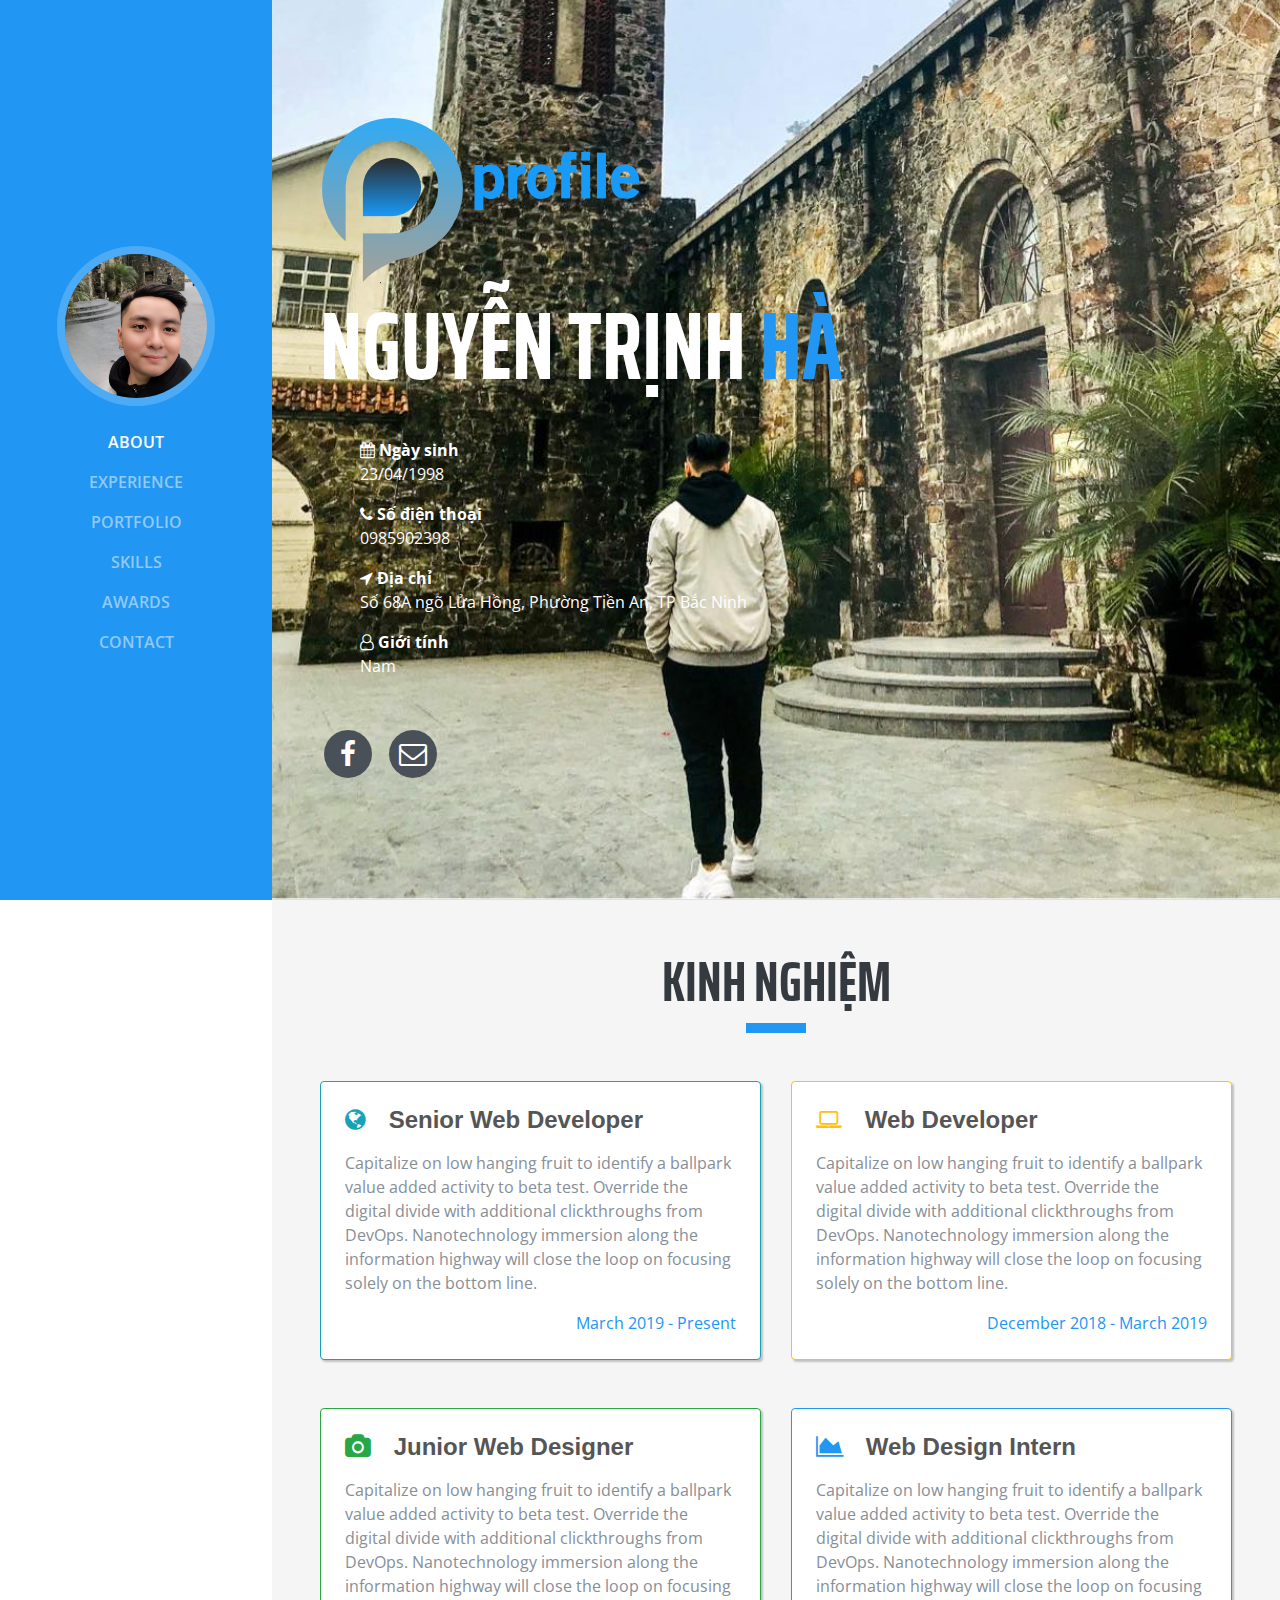
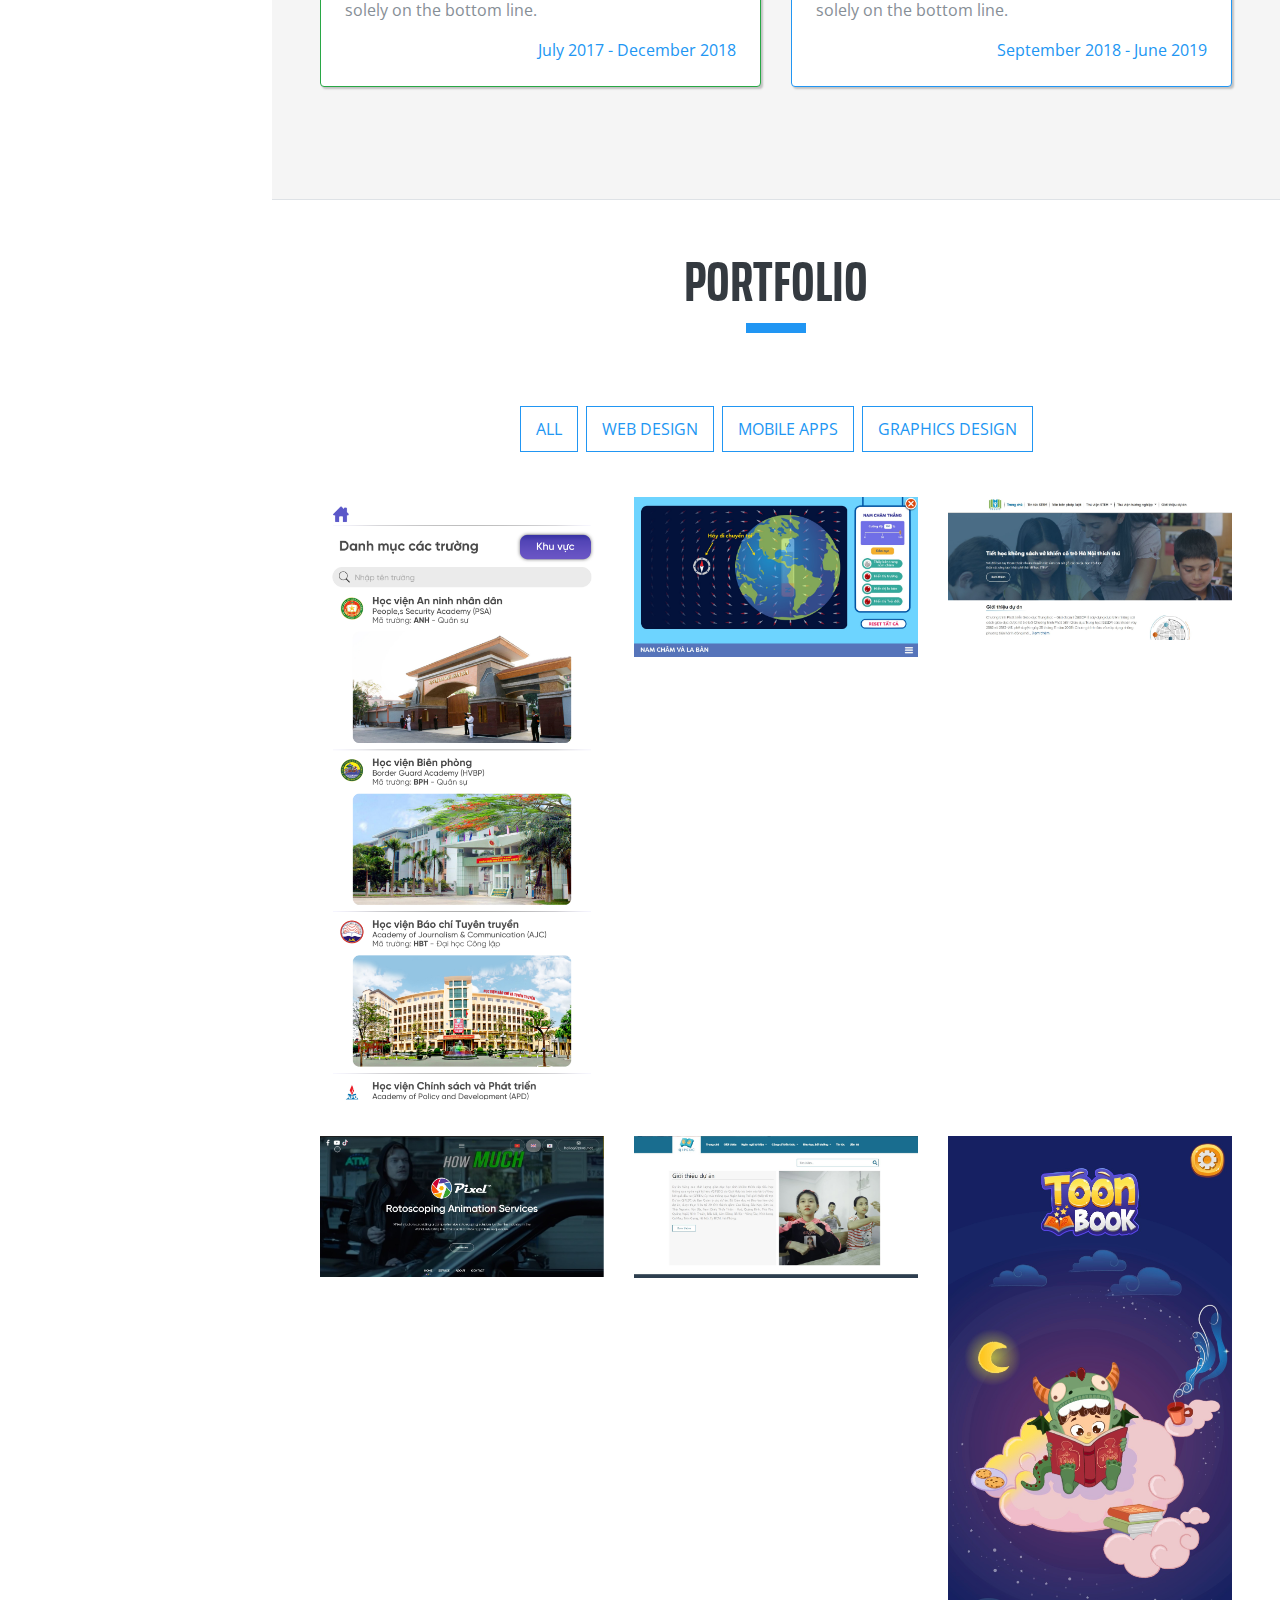
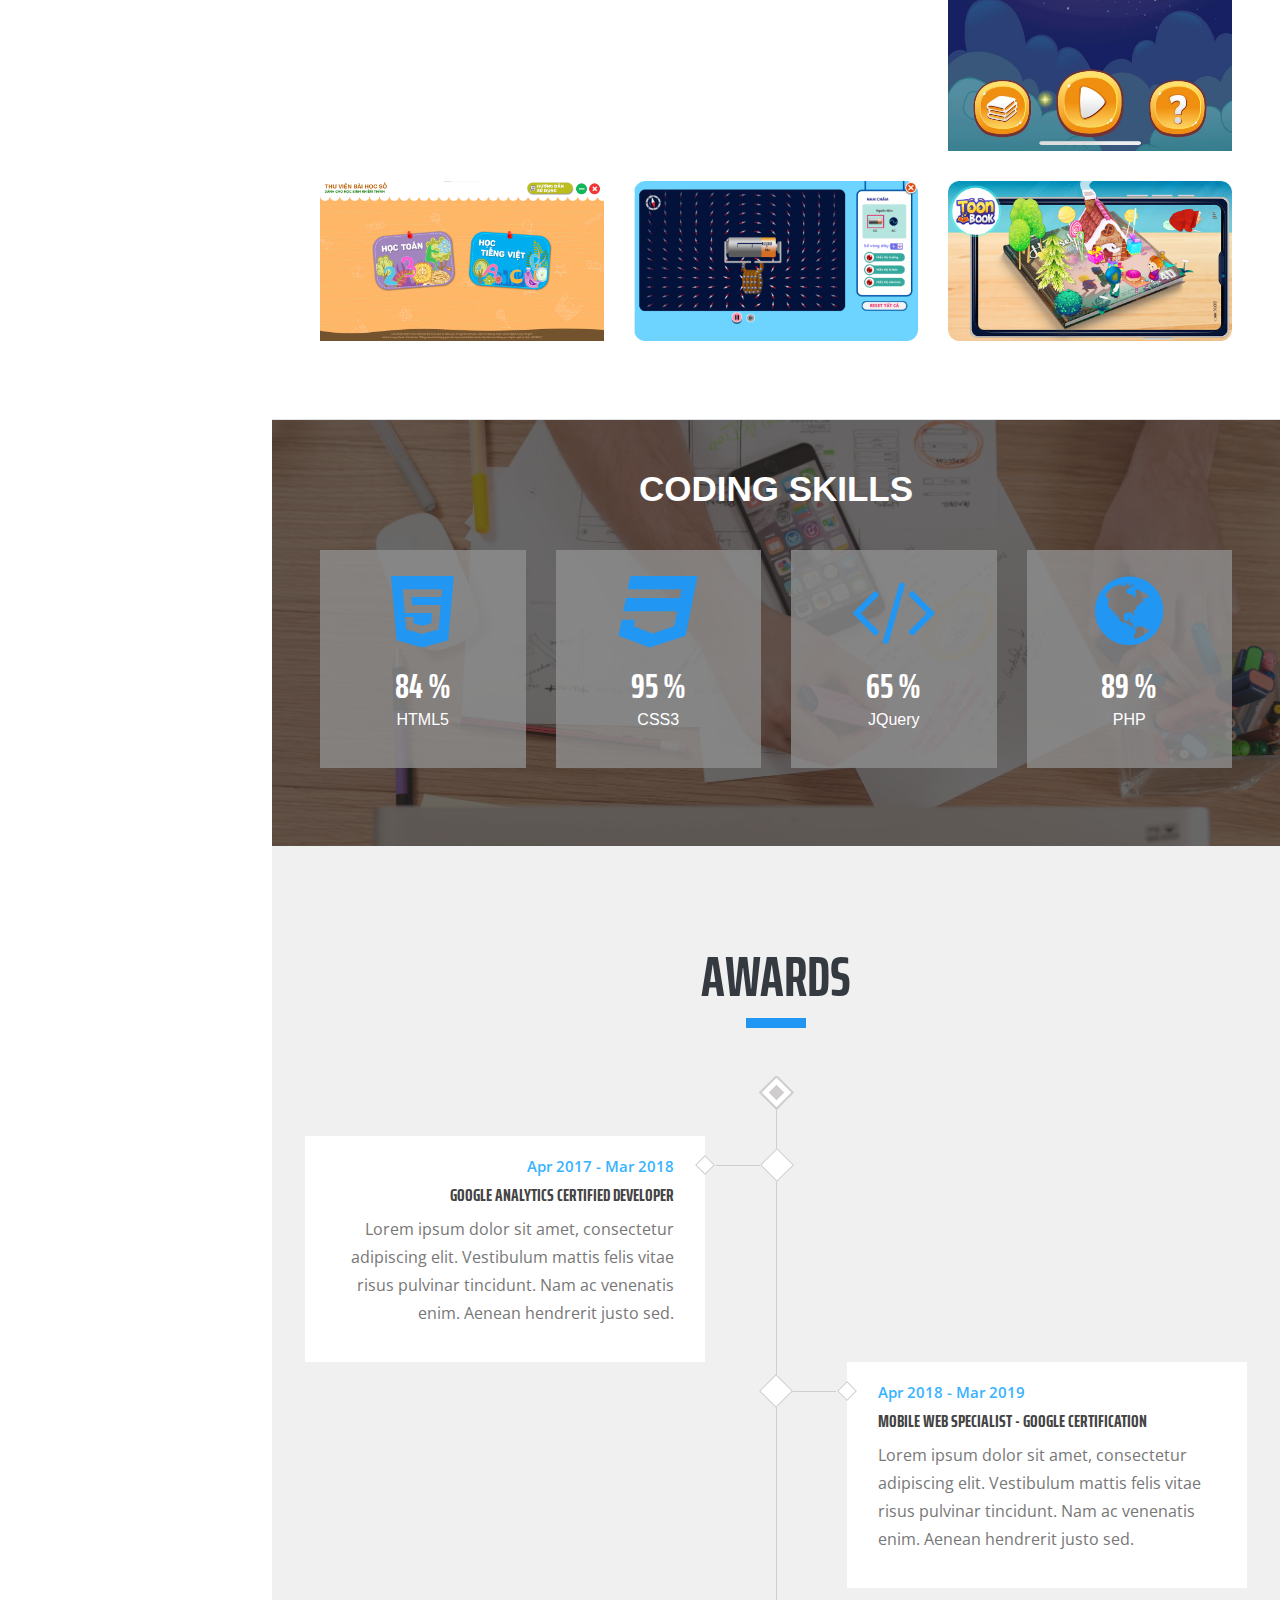
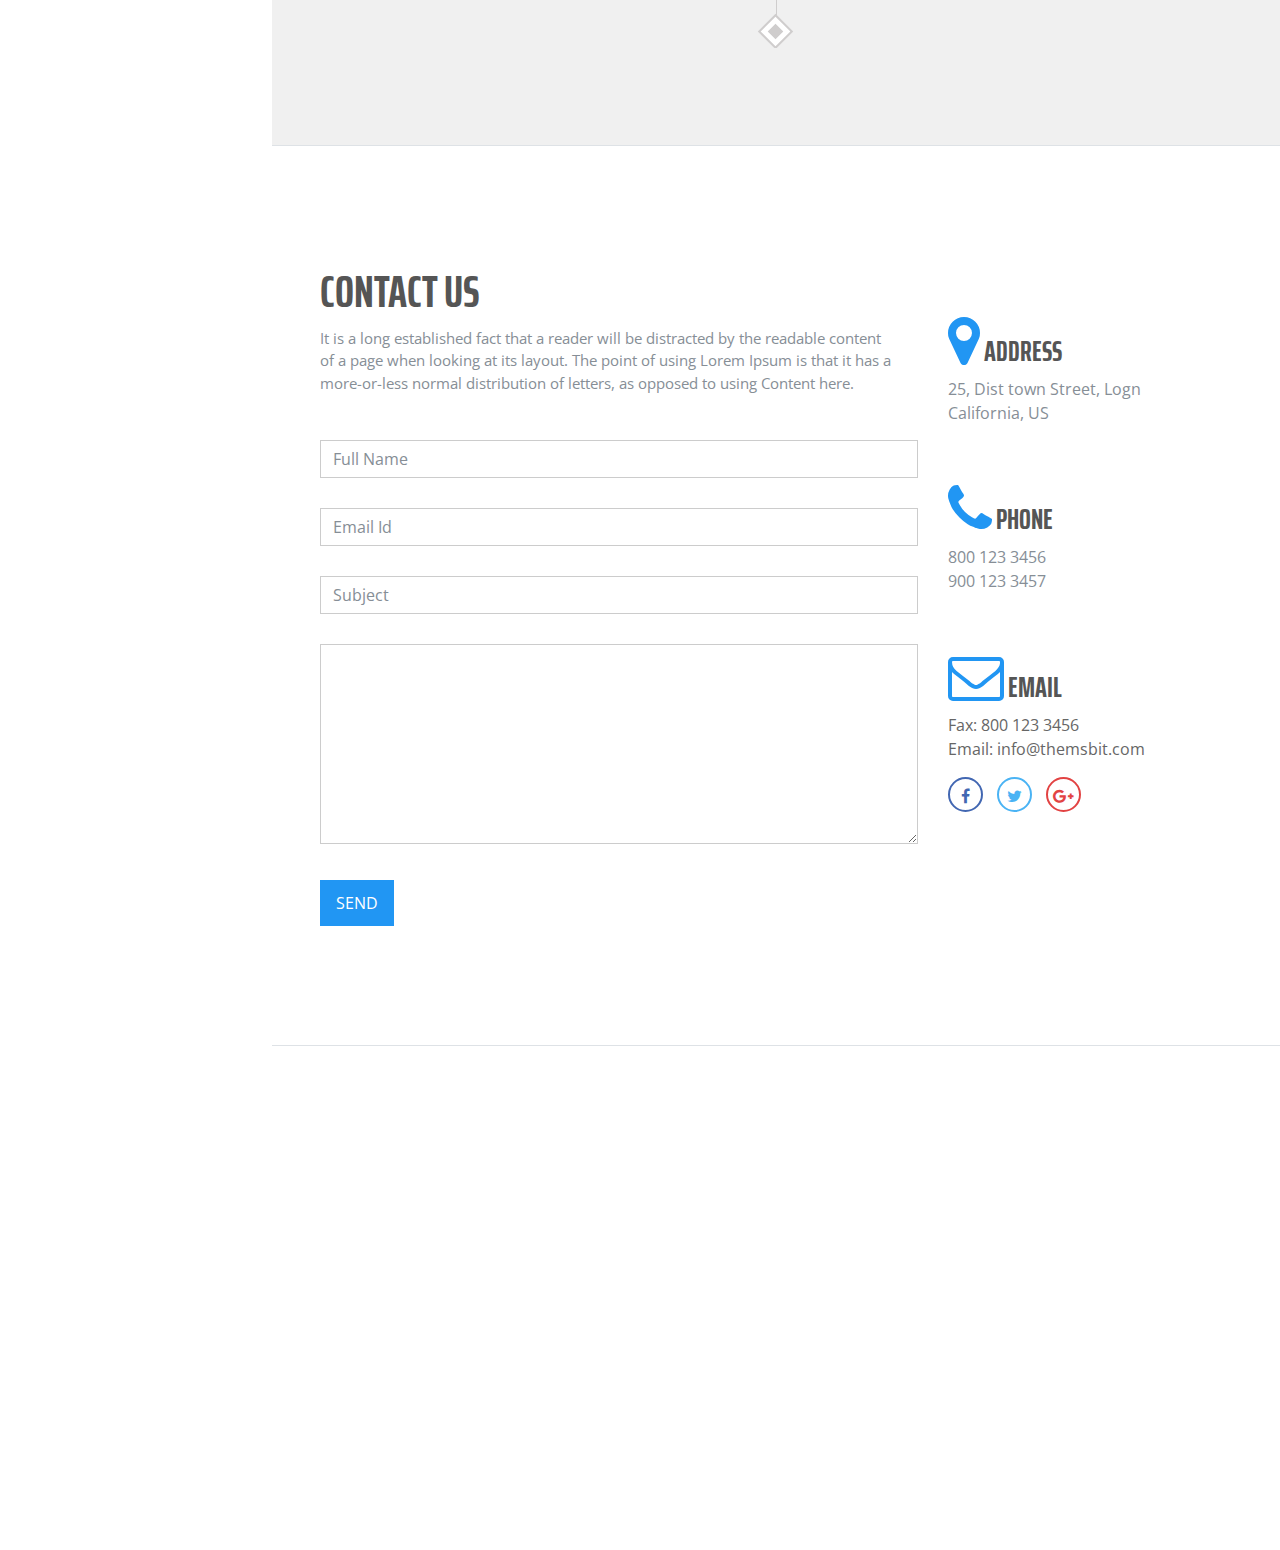
<file: en.html>
<!--
author: Boostraptheme
author URL: https://boostraptheme.com
License: Creative Commons Attribution 4.0 Unported
License URL: https://creativecommons.org/licenses/by/4.0/
-->
<!DOCTYPE html>
<html lang="en">

<head>
    <meta charset="utf-8">
    <meta name="viewport" content="width=device-width, initial-scale=1, shrink-to-fit=no">
    <meta name="description" content="">
    <meta name="author" content="">
    <link rel="shortcut icon" href="img/favicon.ico">
    <title>Profile Bootstrap Theme</title>
    <!-- Global stylesheets -->
    <link href="css/bootstrap/bootstrap.min.css" rel="stylesheet">
    <link href="https://fonts.googleapis.com/css?family=Saira+Extra+Condensed:100,200,300,400,500,600,700,800,900" rel="stylesheet">
    <link href="https://fonts.googleapis.com/css?family=Open+Sans:300,300i,400,400i,600,600i,700,700i,800,800i" rel="stylesheet">
    <link href="font-awesome/css/font-awesome.min.css" rel="stylesheet">
    <link href="css/devicons/css/devicons.min.css" rel="stylesheet">
    <link href="css/simple-line-icons/css/simple-line-icons.css" rel="stylesheet">
    <link href="css/style.css" rel="stylesheet">
</head>

<body id="page-top">
    <nav class="navbar navbar-expand-lg navbar-dark bg-primary fixed-top" id="sideNav">
        <a class="navbar-brand js-scroll-trigger" href="#page-top">
            <span class="d-block d-lg-none  mx-0 px-0"><img src="img/logo-white.png" alt="" class="img-fluid"></span>
            <span class="d-none d-lg-block">
                <img class="img-fluid img-profile rounded-circle mx-auto mb-2" src="img/profile.jpg" alt="">
            </span>
        </a>
        <button class="navbar-toggler" type="button" data-toggle="collapse" data-target="#navbarSupportedContent" aria-controls="navbarSupportedContent" aria-expanded="false" aria-label="Toggle navigation">
            <span class="navbar-toggler-icon"></span>
        </button>
        <div class="collapse navbar-collapse" id="navbarSupportedContent">
            <ul class="navbar-nav">
                <li class="nav-item">
                    <a class="nav-link js-scroll-trigger" href="#about">About</a>
                </li>
                <li class="nav-item">
                    <a class="nav-link js-scroll-trigger" href="#experience">Experience</a>
                </li>
                <li class="nav-item">
                    <a class="nav-link js-scroll-trigger" href="#portfolio">Portfolio</a>
                </li>
                <li class="nav-item">
                    <a class="nav-link js-scroll-trigger" href="#skills">Skills</a>
                </li>
                <li class="nav-item">
                    <a class="nav-link js-scroll-trigger" href="#awards">Awards</a>
                </li>
                <li class="nav-item">
                    <a class="nav-link js-scroll-trigger" href="#contact">Contact</a>
                </li>
            </ul>
        </div>
    </nav>
    <div class="container-fluid p-0">
        <!--====================================================
                        ABOUT
    ======================================================-->
        <section class="resume-section p-3 p-lg-5 d-flex d-column" id="about">
            <div class="my-auto">
                <img src="img/logo-s.png" class="img-fluid mb-3" alt="">
                <h1 class="mb-0" style="color: white">Nguyễn Trịnh
                    <span class="text-primary">Hà</span>
                </h1>
                <!--   <div class="subheading mb-5">THE NEXT BIG IDEA IS WAITING FOR ITS NEXT BIG CHANGER WITH 
                  <a href="#">THEMSBIT</a>
              </div> -->
                <div class="my-5" style="max-width: 500px;color: white">
                    <ul style="list-style: none" class="">
                        <li>
                            <b> <i class="fa fa-calendar"></i> Ngày sinh</b>
                            <p> 23/04/1998</p>
                        </li>
                        <li>
                            <b><i class="fa fa-phone"></i> Số điện thoại</b>
                            <p> 0985902398</p>
                        </li>
                        <li>
                            <b><i class="fa fa-location-arrow"></i> Địa chỉ</b>
                            <p>Số 68A ngõ Lửa Hồng, Phường Tiền An, TP Bắc Ninh</p>
                        </li>
                        <li>
                            <b><i class="fa fa-user-o"></i> Giới tính</b>
                            <p>Nam</p>
                        </li>
                    </ul>
                </div>
                <ul class="list-inline list-social-icons mb-0 ">
                    <li class="list-inline-item">
                        <a href="https://www.facebook.com/hanguyenbo/">
                            <span class="fa-stack fa-lg">
                                <i class="fa fa-circle fa-stack-2x"></i>
                                <i class="fa fa-facebook fa-stack-1x fa-inverse"></i>
                            </span>
                        </a>
                    </li>
                    <li class="list-inline-item">
                        <a href="#">
                            <span class="fa-stack fa-lg">
                                <i class="fa fa-circle fa-stack-2x"></i>
                                <i class="fa fa-envelope-o fa-stack-1x fa-inverse"></i>
                            </span>
                        </a>
                    </li>
                    <!--                   <li class="list-inline-item">
                      <a href="#">
                  <span class="fa-stack fa-lg">
                    <i class="fa fa-circle fa-stack-2x"></i>
                    <i class="fa fa-linkedin fa-stack-1x fa-inverse"></i>
                  </span>
                </a>
                  </li>
                  <li class="list-inline-item">
                      <a href="#">
                  <span class="fa-stack fa-lg">
                    <i class="fa fa-circle fa-stack-2x"></i>
                    <i class="fa fa-github fa-stack-1x fa-inverse"></i>
                  </span>
                </a>
                  </li> -->
                </ul>
            </div>
        </section>
        <!--====================================================
                        EXPERIENCE
    ======================================================-->
        <section class="resume-section p-3 p-lg-5 " id="experience">
            <div class="row my-auto">
                <div class="col-12">
                    <h2 class="  text-center">Kinh nghiệm</h2>
                    <!-- <h2 class="  text-center">Experience</h2> -->
                    <div class="mb-5 heading-border"></div>
                </div>
                <div class="resume-item col-md-6 col-sm-12 ">
                    <div class="card mx-0 p-4 mb-5" style="border-color: #17a2b8; box-shadow: 2px 2px 2px rgba(0, 0, 0, 0.21);">
                        <div class=" resume-content mr-auto">
                            <h4 class="mb-3"><i class="fa fa-globe mr-3 text-info"></i> Senior Web Developer</h4>
                            <p>Capitalize on low hanging fruit to identify a ballpark value added activity to beta test. Override the digital divide with additional clickthroughs from DevOps. Nanotechnology immersion along the information highway will close the loop on focusing solely on the bottom line.</p>
                        </div>
                        <div class="resume-date text-md-right">
                            <span class="text-primary">March 2019 - Present</span>
                        </div>
                    </div>
                </div>
                <div class="resume-item col-md-6 col-sm-12">
                    <div class="card mx-0 p-4 mb-5" style="border-color: #ffc107; box-shadow: 2px 2px 2px rgba(0, 0, 0, 0.21);">
                        <div class="resume-content mr-auto">
                            <h4 class="mb-3"><i class="fa fa-laptop mr-3 text-warning"></i> Web Developer</h4>
                            <p>Capitalize on low hanging fruit to identify a ballpark value added activity to beta test. Override the digital divide with additional clickthroughs from DevOps. Nanotechnology immersion along the information highway will close the loop on focusing solely on the bottom line.</p>
                        </div>
                        <div class="resume-date text-md-right">
                            <span class="text-primary">December 2018 - March 2019</span>
                        </div>
                    </div>
                </div>
                <div class="resume-item col-md-6 col-sm-12">
                    <div class="card mx-0 p-4 mb-5" style="border-color: #28a745; box-shadow: 2px 2px 2px rgba(0, 0, 0, 0.21);">
                        <div class="resume-content mr-auto">
                            <h4 class="mb-3"><i class="fa fa-camera mr-3 text-success"></i> Junior Web Designer</h4>
                            <p>Capitalize on low hanging fruit to identify a ballpark value added activity to beta test. Override the digital divide with additional clickthroughs from DevOps. Nanotechnology immersion along the information highway will close the loop on focusing solely on the bottom line.</p>
                        </div>
                        <div class="resume-date text-md-right">
                            <span class="text-primary">July 2017 - December 2018</span>
                        </div>
                    </div>
                </div>
                <div class="resume-item col-md-6 col-sm-12">
                    <div class="card mx-0 p-4 mb-5" style="border-color: #2196f3; box-shadow: 2px 2px 2px rgba(0, 0, 0, 0.21);">
                        <div class="resume-content mr-auto">
                            <h4 class="mb-3"><i class="fa fa-area-chart mr-3 text-primary"></i> Web Design Intern</h4>
                            <p>Capitalize on low hanging fruit to identify a ballpark value added activity to beta test. Override the digital divide with additional clickthroughs from DevOps. Nanotechnology immersion along the information highway will close the loop on focusing solely on the bottom line.</p>
                        </div>
                        <div class="resume-date text-md-right">
                            <span class="text-primary">September 2018 - June 2019</span>
                        </div>
                    </div>
                </div>
            </div>
        </section>
        <!--====================================================
                        PORTFOLIO
    ======================================================-->
        <section class="resume-section p-3 p-lg-5 d-flex flex-column" id="portfolio">
            <div class="row my-auto">
                <div class="col-12">
                    <h2 class="  text-center">Portfolio</h2>
                    <div class="mb-5 heading-border"></div>
                </div>
                <div class="col-md-12">
                    <div class="port-head-cont">
                        <button class="btn btn-general btn-green filter-b" data-filter="all">All</button>
                        <button class="btn btn-general btn-green filter-b" data-filter="consulting">Web Design</button>
                        <button class="btn btn-general btn-green filter-b" data-filter="finance">Mobile Apps</button>
                        <button class="btn btn-general btn-green filter-b" data-filter="marketing">Graphics Design</button>
                    </div>
                </div>
            </div>
            <div class="row my-auto">
                <div class="col-sm-4 portfolio-item filter finance">
                    <a class="portfolio-link" href="#portfolioModal4" data-toggle="modal">
                        <div class="caption-port">
                            <div class="caption-port-content">
                                <i class="fa fa-search-plus fa-3x"></i>
                            </div>
                        </div>
                        <img class="img-fluid" src="img/portfolio/p-4.jpg" alt="">
                    </a>
                </div>
                <div class="col-sm-4 portfolio-item filter marketing">
                    <a class="portfolio-link" href="#portfolioModal5" data-toggle="modal">
                        <div class="caption-port">
                            <div class="caption-port-content">
                                <i class="fa fa-search-plus fa-3x"></i>
                            </div>
                        </div>
                        <img class="img-fluid" src="img/portfolio/p-5.jpg" alt="">
                    </a>
                </div>
                <div class="col-sm-4 portfolio-item filter consulting">
                    <a class="portfolio-link" href="#portfolioModal6" data-toggle="modal">
                        <div class="caption-port">
                            <div class="caption-port-content">
                                <i class="fa fa-search-plus fa-3x"></i>
                            </div>
                        </div>
                        <img class="img-fluid" src="img/portfolio/p-6.jpg" alt="">
                    </a>
                </div>
                <div class="col-sm-4 portfolio-item filter consulting">
                    <a class="portfolio-link" href="#portfolioModal7" data-toggle="modal">
                        <div class="caption-port">
                            <div class="caption-port-content">
                                <i class="fa fa-search-plus fa-3x"></i>
                            </div>
                        </div>
                        <img class="img-fluid" src="img/portfolio/p-7.jpg" alt="">
                    </a>
                </div>
                <div class="col-sm-4 portfolio-item filter consulting">
                    <a class="portfolio-link" href="#portfolioModal8" data-toggle="modal">
                        <div class="caption-port">
                            <div class="caption-port-content">
                                <i class="fa fa-search-plus fa-3x"></i>
                            </div>
                        </div>
                        <img class="img-fluid" src="img/portfolio/p-8.jpg" alt="">
                    </a>
                </div>
                <div class="col-sm-4 portfolio-item filter finance">
                    <a class="portfolio-link" href="#portfolioModal9" data-toggle="modal">
                        <div class="caption-port">
                            <div class="caption-port-content">
                                <i class="fa fa-search-plus fa-3x"></i>
                            </div>
                        </div>
                        <img class="img-fluid" src="img/portfolio/p-9.jpg" alt="">
                    </a>
                </div>
                <div class="col-sm-4 portfolio-item filter marketing">
                    <a class="portfolio-link" href="#portfolioModal1" data-toggle="modal">
                        <div class="caption-port">
                            <div class="caption-port-content">
                                <i class="fa fa-search-plus fa-3x"></i>
                            </div>
                        </div>
                        <img class="img-fluid" src="img/portfolio/p-1.jpg" alt="">
                    </a>
                </div>
                <div class="col-sm-4 portfolio-item filter marketing">
                    <a class="portfolio-link" href="#portfolioModal2" data-toggle="modal">
                        <div class="caption-port">
                            <div class="caption-port-content">
                                <i class="fa fa-search-plus fa-3x"></i>
                            </div>
                        </div>
                        <img class="img-fluid" src="img/portfolio/p-2.jpg" alt="">
                    </a>
                </div>
                <div class="col-sm-4 portfolio-item filter finance">
                    <a class="portfolio-link" href="#portfolioModal3" data-toggle="modal">
                        <div class="caption-port">
                            <div class="caption-port-content">
                                <i class="fa fa-search-plus fa-3x"></i>
                            </div>
                        </div>
                        <img class="img-fluid" src="img/portfolio/p-3.jpg" alt="">
                    </a>
                </div>
            </div>
        </section>
        <!--====================================================
                        SKILLS
    ======================================================-->
        <section class=" d-flex flex-column" id="skills">
            <div class="p-lg-5 p-3 skill-cover">
                <h3 class="text-center text-white">Coding Skills</h3>
                <div class="row text-center my-auto ">
                    <div class="col-md-3 col-sm-6">
                        <div class="skill-item">
                            <i class="fa fa-html5 fa-5x"></i>
                            <h2><span class="counter"> 84 </span><span>%</span></h2>
                            <p>HTML5</p>
                        </div>
                    </div>
                    <div class="col-md-3 col-sm-6">
                        <div class="skill-item">
                            <i class="fa fa-css3 fa-5x"></i>
                            <h2><span class="counter"> 95 </span><span>%</span></h2>
                            <p>CSS3</p>
                        </div>
                    </div>
                    <div class="col-md-3 col-sm-6">
                        <div class="skill-item">
                            <i class="fa fa-code fa-5x"></i>
                            <h2><span class="counter"> 65 </span><span>%</span></h2>
                            <p>JQuery</p>
                        </div>
                    </div>
                    <div class="col-md-3 col-sm-6">
                        <div class="skill-item">
                            <i class="fa fa-globe fa-5x"></i>
                            <h2><span class="counter"> 89 </span><span>%</span></h2>
                            <p>PHP</p>
                        </div>
                    </div>
                </div>
            </div>
        </section>
        <!--====================================================
                           AWARDS
    ======================================================-->
        <section class="resume-section p-3 p-lg-5 d-flex flex-column" id="awards">
            <div class="row my-auto">
                <div class="col-12">
                    <h2 class="  text-center">Awards</h2>
                    <div class="mb-5 heading-border"></div>
                </div>
                <div class="main-award" id="award-box">
                    <div class="award">
                        <div class="award-icon"></div>
                        <div class="award-content">
                            <span class="date">Apr 2017 - Mar 2018</span>
                            <h5 class="title">Google Analytics Certified Developer</h5>
                            <p class="description">
                                Lorem ipsum dolor sit amet, consectetur adipiscing elit. Vestibulum mattis felis vitae risus pulvinar tincidunt. Nam ac venenatis enim. Aenean hendrerit justo sed.
                            </p>
                        </div>
                    </div>
                    <div class="award">
                        <div class="award-icon"></div>
                        <div class="award-content">
                            <span class="date">Apr 2018 - Mar 2019</span>
                            <h5 class="title">Mobile Web Specialist - Google Certification</h5>
                            <p class="description">
                                Lorem ipsum dolor sit amet, consectetur adipiscing elit. Vestibulum mattis felis vitae risus pulvinar tincidunt. Nam ac venenatis enim. Aenean hendrerit justo sed.
                            </p>
                        </div>
                    </div>
                </div>
            </div>
        </section>
        <!--====================================================
                          CONTACT
    ======================================================-->
        <section class="resume-section p-3 p-lg-5 d-flex flex-column">
            <div class="row my-auto" id="contact">
                <div class="col-md-8">
                    <div class="contact-cont">
                        <h3>CONTACT Us</h3>
                        <div class="heading-border-light"></div>
                        <p>It is a long established fact that a reader will be distracted by the readable content of a page when looking at its layout. The point of using Lorem Ipsum is that it has a more-or-less normal distribution of letters, as opposed to using Content here.</p>
                    </div>
                    <div class="row con-form">
                        <div class="col-md-12">
                            <input type="text" name="full-name" placeholder="Full Name" class="form-control">
                        </div>
                        <div class="col-md-12">
                            <input type="text" name="email" placeholder="Email Id" class="form-control">
                        </div>
                        <div class="col-md-12">
                            <input type="text" name="subject" placeholder="Subject" class="form-control">
                        </div>
                        <div class="col-md-12"><textarea name="" id=""></textarea></div>
                        <div class="col-md-12 sub-but"><button class="btn btn-general btn-white" role="button">Send</button></div>
                    </div>
                </div>
                <div class="col-md-4 col-sm-12 mt-5">
                    <div class="contact-cont2">
                        <div class="contact-add contact-box-desc">
                            <h3><i class="fa fa-map-marker cl-atlantis fa-2x"></i> Address</h3>
                            <p>25, Dist town Street, Logn <br>
                                California, US <br></p>
                        </div>
                        <div class="contact-phone contact-side-desc contact-box-desc">
                            <h3><i class="fa fa-phone cl-atlantis fa-2x"></i> Phone</h3>
                            <p>800 123 3456 <br>900 123 3457</p>
                        </div>
                        <div class="contact-mail contact-side-desc contact-box-desc">
                            <h3><i class="fa fa-envelope-o cl-atlantis fa-2x"></i> Email</h3>
                            <address class="address-details-f">
                                Fax: 800 123 3456 <br>
                                Email: <a href="mailto:info@themsbit.com" class="">info@themsbit.com</a>
                            </address>
                            <ul class="list-inline social-icon-f top-data">
                                <li><a href="#" target="_empty"><i class="fa top-social fa-facebook" style="color: #4267b2; border-color:#4267b2;"></i></a></li>
                                <li><a href="#" target="_empty"><i class="fa top-social fa-twitter" style="color: #4AB3F4; border-color:#4AB3F4;"></i></a></li>
                                <li><a href="#" target="_empty"><i class="fa top-social fa-google-plus" style="color: #e24343; border-color:#e24343;"></i></a></li>
                            </ul>
                        </div>
                    </div>
                </div>
            </div>
        </section>
        <section class=" d-flex flex-column" id="maps">
            <div id="map">
                <div class="map-responsive">
                    <iframe src="https://www.google.com/maps/embed?pb=!1m10!1m8!1m3!1d6030.418742494061!2d-111.34563870463673!3d26.01036670629853!3m2!1i1024!2i768!4f13.1!5e0!3m2!1ses-419!2smx!4v1471908546569" width="600" height="450" frameborder="0" style="border:0" allowfullscreen></iframe>
                </div>
            </div>
        </section>
    </div>
    <!--====================================================
                    PORTFOLIO MODALS
======================================================-->
    <div class="portfolio-modal modal fade" id="portfolioModal1" tabindex="-1" role="dialog" aria-hidden="true">
        <div class="modal-dialog" role="document">
            <div class="modal-content">
                <div class="close-modal" data-dismiss="modal">
                    <div class="lr">
                        <div class="rl"></div>
                    </div>
                </div>
                <div class="container">
                    <div class="row">
                        <div class="modal-body">
                            <div class="title-bar">
                                <div class="col-md-12">
                                    <h2 class="text-center">Our Project</h2>
                                    <div class="heading-border"></div>
                                </div>
                            </div>
                            <div class="row">
                                <div class="col-md-6">
                                    <img class="img-fluid img-centered" src="img/portfolio/p-1.jpg" alt="">
                                </div>
                                <div class="col-md-6">
                                    <p>Our new Project every processes had become fragmented; meaning quality and service were inconsistent. This lack of standardization was adversely impacting operating costs, productivity and customer satisfaction. For several years now Payfast has worked strategically with innovations as a means of developing new solutions, products and services. In line with this vision, Success was approached to find new payments solutions to offer Payfast customers on their website, including open invoice and partial payments options.</p>
                                    <ul class="list-inline item-details">
                                        <li>Client:
                                            <strong>
                                                <a href="#">Techs Soft</a>
                                            </strong>
                                        </li>
                                        <li>Date:
                                            <strong>
                                                <a href="#">April 2018</a>
                                            </strong>
                                        </li>
                                        <li>Service:
                                            <strong>
                                                <a href="#">Web Development</a>
                                            </strong>
                                        </li>
                                    </ul>
                                    <button class="btn btn-general btn-white" type="button" data-dismiss="modal">
                                        <i class="fa fa-times"></i> Close
                                    </button>
                                </div>
                            </div>
                        </div>
                    </div>
                </div>
            </div>
        </div>
    </div>
    <div class="portfolio-modal modal fade" id="portfolioModal2" tabindex="-1" role="dialog" aria-hidden="true">
        <div class="modal-dialog" role="document">
            <div class="modal-content">
                <div class="close-modal" data-dismiss="modal">
                    <div class="lr">
                        <div class="rl"></div>
                    </div>
                </div>
                <div class="container">
                    <div class="row">
                        <div class="modal-body">
                            <div class="title-bar">
                                <div class="col-md-12">
                                    <h2 class="text-center">Our Project</h2>
                                    <div class="heading-border"></div>
                                </div>
                            </div>
                            <div class="row">
                                <div class="col-md-6">
                                    <img class="img-fluid img-centered" src="img/portfolio/p-2.jpg" alt="">
                                </div>
                                <div class="col-md-6">
                                    <p>Our new Project every processes had become fragmented; meaning quality and service were inconsistent. This lack of standardization was adversely impacting operating costs, productivity and customer satisfaction. For several years now Payfast has worked strategically with innovations as a means of developing new solutions, products and services. In line with this vision, Success was approached to find new payments solutions to offer Payfast customers on their website, including open invoice and partial payments options.</p>
                                    <ul class="list-inline item-details">
                                        <li>Client:
                                            <strong>
                                                <a href="#">Techs Soft</a>
                                            </strong>
                                        </li>
                                        <li>Date:
                                            <strong>
                                                <a href="#">April 2018</a>
                                            </strong>
                                        </li>
                                        <li>Service:
                                            <strong>
                                                <a href="#">Web Development</a>
                                            </strong>
                                        </li>
                                    </ul>
                                    <button class="btn btn-general btn-white" type="button" data-dismiss="modal">
                                        <i class="fa fa-times"></i> Close
                                    </button>
                                </div>
                            </div>
                        </div>
                    </div>
                </div>
            </div>
        </div>
    </div>
    <div class="portfolio-modal modal fade" id="portfolioModal3" tabindex="-1" role="dialog" aria-hidden="true">
        <div class="modal-dialog" role="document">
            <div class="modal-content">
                <div class="close-modal" data-dismiss="modal">
                    <div class="lr">
                        <div class="rl"></div>
                    </div>
                </div>
                <div class="container">
                    <div class="row">
                        <div class="modal-body">
                            <div class="title-bar">
                                <div class="col-md-12">
                                    <h2 class="text-center">Our Project</h2>
                                    <div class="heading-border"></div>
                                </div>
                            </div>
                            <div class="row">
                                <div class="col-md-6">
                                    <img class="img-fluid img-centered" src="img/portfolio/p-3.jpg" alt="">
                                </div>
                                <div class="col-md-6">
                                    <p>Our new Project every processes had become fragmented; meaning quality and service were inconsistent. This lack of standardization was adversely impacting operating costs, productivity and customer satisfaction. For several years now Payfast has worked strategically with innovations as a means of developing new solutions, products and services. In line with this vision, Success was approached to find new payments solutions to offer Payfast customers on their website, including open invoice and partial payments options.</p>
                                    <ul class="list-inline item-details">
                                        <li>Client:
                                            <strong>
                                                <a href="#">Techs Soft</a>
                                            </strong>
                                        </li>
                                        <li>Date:
                                            <strong>
                                                <a href="#">April 2018</a>
                                            </strong>
                                        </li>
                                        <li>Service:
                                            <strong>
                                                <a href="#">Web Development</a>
                                            </strong>
                                        </li>
                                    </ul>
                                    <button class="btn btn-general btn-white" type="button" data-dismiss="modal">
                                        <i class="fa fa-times"></i> Close
                                    </button>
                                </div>
                            </div>
                        </div>
                    </div>
                </div>
            </div>
        </div>
    </div>
    <div class="portfolio-modal modal fade" id="portfolioModal4" tabindex="-1" role="dialog" aria-hidden="true">
        <div class="modal-dialog" role="document">
            <div class="modal-content">
                <div class="close-modal" data-dismiss="modal">
                    <div class="lr">
                        <div class="rl"></div>
                    </div>
                </div>
                <div class="container">
                    <div class="row">
                        <div class="modal-body">
                            <div class="title-bar">
                                <div class="col-md-12">
                                    <h2 class="text-center">Our Project</h2>
                                    <div class="heading-border"></div>
                                </div>
                            </div>
                            <div class="row">
                                <div class="col-md-6">
                                    <img class="img-fluid img-centered" src="img/portfolio/p-4.jpg" alt="">
                                </div>
                                <div class="col-md-6">
                                    <p>Our new Project every processes had become fragmented; meaning quality and service were inconsistent. This lack of standardization was adversely impacting operating costs, productivity and customer satisfaction. For several years now Payfast has worked strategically with innovations as a means of developing new solutions, products and services. In line with this vision, Success was approached to find new payments solutions to offer Payfast customers on their website, including open invoice and partial payments options.</p>
                                    <ul class="list-inline item-details">
                                        <li>Client:
                                            <strong>
                                                <a href="#">Techs Soft</a>
                                            </strong>
                                        </li>
                                        <li>Date:
                                            <strong>
                                                <a href="#">April 2018</a>
                                            </strong>
                                        </li>
                                        <li>Service:
                                            <strong>
                                                <a href="#">Web Development</a>
                                            </strong>
                                        </li>
                                    </ul>
                                    <button class="btn btn-general btn-white" type="button" data-dismiss="modal">
                                        <i class="fa fa-times"></i> Close
                                    </button>
                                </div>
                            </div>
                        </div>
                    </div>
                </div>
            </div>
        </div>
    </div>
    <div class="portfolio-modal modal fade" id="portfolioModal5" tabindex="-1" role="dialog" aria-hidden="true">
        <div class="modal-dialog" role="document">
            <div class="modal-content">
                <div class="close-modal" data-dismiss="modal">
                    <div class="lr">
                        <div class="rl"></div>
                    </div>
                </div>
                <div class="container">
                    <div class="row">
                        <div class="modal-body">
                            <div class="title-bar">
                                <div class="col-md-12">
                                    <h2 class="text-center">Our Project</h2>
                                    <div class="heading-border"></div>
                                </div>
                            </div>
                            <div class="row">
                                <div class="col-md-6">
                                    <img class="img-fluid img-centered" src="img/portfolio/p-5.jpg" alt="">
                                </div>
                                <div class="col-md-6">
                                    <p>Our new Project every processes had become fragmented; meaning quality and service were inconsistent. This lack of standardization was adversely impacting operating costs, productivity and customer satisfaction. For several years now Payfast has worked strategically with innovations as a means of developing new solutions, products and services. In line with this vision, Success was approached to find new payments solutions to offer Payfast customers on their website, including open invoice and partial payments options.</p>
                                    <ul class="list-inline item-details">
                                        <li>Client:
                                            <strong>
                                                <a href="#">Techs Soft</a>
                                            </strong>
                                        </li>
                                        <li>Date:
                                            <strong>
                                                <a href="#">April 2018</a>
                                            </strong>
                                        </li>
                                        <li>Service:
                                            <strong>
                                                <a href="#">Web Development</a>
                                            </strong>
                                        </li>
                                    </ul>
                                    <button class="btn btn-general btn-white" type="button" data-dismiss="modal">
                                        <i class="fa fa-times"></i> Close
                                    </button>
                                </div>
                            </div>
                        </div>
                    </div>
                </div>
            </div>
        </div>
    </div>
    <div class="portfolio-modal modal fade" id="portfolioModal6" tabindex="-1" role="dialog" aria-hidden="true">
        <div class="modal-dialog" role="document">
            <div class="modal-content">
                <div class="close-modal" data-dismiss="modal">
                    <div class="lr">
                        <div class="rl"></div>
                    </div>
                </div>
                <div class="container">
                    <div class="row">
                        <div class="modal-body">
                            <div class="title-bar">
                                <div class="col-md-12">
                                    <h2 class="text-center">Our Project</h2>
                                    <div class="heading-border"></div>
                                </div>
                            </div>
                            <div class="row">
                                <div class="col-md-6">
                                    <img class="img-fluid img-centered" src="img/portfolio/p-6.jpg" alt="">
                                </div>
                                <div class="col-md-6">
                                    <p>Our new Project every processes had become fragmented; meaning quality and service were inconsistent. This lack of standardization was adversely impacting operating costs, productivity and customer satisfaction. For several years now Payfast has worked strategically with innovations as a means of developing new solutions, products and services. In line with this vision, Success was approached to find new payments solutions to offer Payfast customers on their website, including open invoice and partial payments options.</p>
                                    <ul class="list-inline item-details">
                                        <li>Client:
                                            <strong>
                                                <a href="#">Techs Soft</a>
                                            </strong>
                                        </li>
                                        <li>Date:
                                            <strong>
                                                <a href="#">April 2018</a>
                                            </strong>
                                        </li>
                                        <li>Service:
                                            <strong>
                                                <a href="#">Web Development</a>
                                            </strong>
                                        </li>
                                    </ul>
                                    <button class="btn btn-general btn-white" type="button" data-dismiss="modal">
                                        <i class="fa fa-times"></i> Close
                                    </button>
                                </div>
                            </div>
                        </div>
                    </div>
                </div>
            </div>
        </div>
    </div>
    <div class="portfolio-modal modal fade" id="portfolioModal7" tabindex="-1" role="dialog" aria-hidden="true">
        <div class="modal-dialog" role="document">
            <div class="modal-content">
                <div class="close-modal" data-dismiss="modal">
                    <div class="lr">
                        <div class="rl"></div>
                    </div>
                </div>
                <div class="container">
                    <div class="row">
                        <div class="modal-body">
                            <div class="title-bar">
                                <div class="col-md-12">
                                    <h2 class="text-center">Our Project</h2>
                                    <div class="heading-border"></div>
                                </div>
                            </div>
                            <div class="row">
                                <div class="col-md-6">
                                    <img class="img-fluid img-centered" src="img/portfolio/p-7.jpg" alt="">
                                </div>
                                <div class="col-md-6">
                                    <p>Our new Project every processes had become fragmented; meaning quality and service were inconsistent. This lack of standardization was adversely impacting operating costs, productivity and customer satisfaction. For several years now Payfast has worked strategically with innovations as a means of developing new solutions, products and services. In line with this vision, Success was approached to find new payments solutions to offer Payfast customers on their website, including open invoice and partial payments options.</p>
                                    <ul class="list-inline item-details">
                                        <li>Client:
                                            <strong>
                                                <a href="#">Techs Soft</a>
                                            </strong>
                                        </li>
                                        <li>Date:
                                            <strong>
                                                <a href="#">April 2018</a>
                                            </strong>
                                        </li>
                                        <li>Service:
                                            <strong>
                                                <a href="#">Web Development</a>
                                            </strong>
                                        </li>
                                    </ul>
                                    <button class="btn btn-general btn-white" type="button" data-dismiss="modal">
                                        <i class="fa fa-times"></i> Close
                                    </button>
                                </div>
                            </div>
                        </div>
                    </div>
                </div>
            </div>
        </div>
    </div>
    <div class="portfolio-modal modal fade" id="portfolioModal8" tabindex="-1" role="dialog" aria-hidden="true">
        <div class="modal-dialog" role="document">
            <div class="modal-content">
                <div class="close-modal" data-dismiss="modal">
                    <div class="lr">
                        <div class="rl"></div>
                    </div>
                </div>
                <div class="container">
                    <div class="row">
                        <div class="modal-body">
                            <div class="title-bar">
                                <div class="col-md-12">
                                    <h2 class="text-center">Our Project</h2>
                                    <div class="heading-border"></div>
                                </div>
                            </div>
                            <div class="row">
                                <div class="col-md-6">
                                    <img class="img-fluid img-centered" src="img/portfolio/p-8.jpg" alt="">
                                </div>
                                <div class="col-md-6">
                                    <p>Our new Project every processes had become fragmented; meaning quality and service were inconsistent. This lack of standardization was adversely impacting operating costs, productivity and customer satisfaction. For several years now Payfast has worked strategically with innovations as a means of developing new solutions, products and services. In line with this vision, Success was approached to find new payments solutions to offer Payfast customers on their website, including open invoice and partial payments options.</p>
                                    <ul class="list-inline item-details">
                                        <li>Client:
                                            <strong>
                                                <a href="#">Techs Soft</a>
                                            </strong>
                                        </li>
                                        <li>Date:
                                            <strong>
                                                <a href="#">April 2018</a>
                                            </strong>
                                        </li>
                                        <li>Service:
                                            <strong>
                                                <a href="#">Web Development</a>
                                            </strong>
                                        </li>
                                    </ul>
                                    <button class="btn btn-general btn-white" type="button" data-dismiss="modal">
                                        <i class="fa fa-times"></i> Close
                                    </button>
                                </div>
                            </div>
                        </div>
                    </div>
                </div>
            </div>
        </div>
    </div>
    <div class="portfolio-modal modal fade" id="portfolioModal9" tabindex="-1" role="dialog" aria-hidden="true">
        <div class="modal-dialog" role="document">
            <div class="modal-content">
                <div class="close-modal" data-dismiss="modal">
                    <div class="lr">
                        <div class="rl"></div>
                    </div>
                </div>
                <div class="container">
                    <div class="row">
                        <div class="modal-body">
                            <div class="title-bar">
                                <div class="col-md-12">
                                    <h2 class="text-center">Our Project</h2>
                                    <div class="heading-border"></div>
                                </div>
                            </div>
                            <div class="row">
                                <div class="col-md-6">
                                    <img class="img-fluid img-centered" src="img/portfolio/p-9.jpg" alt="">
                                </div>
                                <div class="col-md-6">
                                    <p>Our new Project every processes had become fragmented; meaning quality and service were inconsistent. This lack of standardization was adversely impacting operating costs, productivity and customer satisfaction. For several years now Payfast has worked strategically with innovations as a means of developing new solutions, products and services. In line with this vision, Success was approached to find new payments solutions to offer Payfast customers on their website, including open invoice and partial payments options.</p>
                                    <ul class="list-inline item-details">
                                        <li>Client:
                                            <strong>
                                                <a href="#">Techs Soft</a>
                                            </strong>
                                        </li>
                                        <li>Date:
                                            <strong>
                                                <a href="#">April 2018</a>
                                            </strong>
                                        </li>
                                        <li>Service:
                                            <strong>
                                                <a href="#">Web Development</a>
                                            </strong>
                                        </li>
                                    </ul>
                                    <button class="btn btn-general btn-white" type="button" data-dismiss="modal">
                                        <i class="fa fa-times"></i> Close
                                    </button>
                                </div>
                            </div>
                        </div>
                    </div>
                </div>
            </div>
        </div>
    </div>
    <!-- Global javascript -->
    <script src="js/jquery/jquery.min.js"></script>
    <script src="js/bootstrap/bootstrap.bundle.min.js"></script>
    <script src="js/jquery-easing/jquery.easing.min.js"></script>
    <script src="js/counter/jquery.waypoints.min.js"></script>
    <script src="js/counter/jquery.counterup.min.js"></script>
    <script src="js/custom.js"></script>
    <script>
    $(document).ready(function() {

        $(".filter-b").click(function() {
            var value = $(this).attr('data-filter');
            if (value == "all") {
                $('.filter').show('1000');
            } else {
                $(".filter").not('.' + value).hide('3000');
                $('.filter').filter('.' + value).show('3000');
            }
        });

        if ($(".filter-b").removeClass("active")) {
            $(this).removeClass("active");
        }
        $(this).addClass("active");
    });

    // SKILLS
    $(function() {
        $('.counter').counterUp({
            delay: 10,
            time: 2000
        });

    });
    </script>
</body>

</html>
</file>
<file: css/simple-line-icons/css/simple-line-icons.css>
@font-face {
  font-family: 'simple-line-icons';
  src: url('../fonts/Simple-Line-Icons.eot?v=2.4.0');
  src: url('../fonts/Simple-Line-Icons.eot?v=2.4.0#iefix') format('embedded-opentype'), url('../fonts/Simple-Line-Icons.woff2?v=2.4.0') format('woff2'), url('../fonts/Simple-Line-Icons.ttf?v=2.4.0') format('truetype'), url('../fonts/Simple-Line-Icons.woff?v=2.4.0') format('woff'), url('../fonts/Simple-Line-Icons.svg?v=2.4.0#simple-line-icons') format('svg');
  font-weight: normal;
  font-style: normal;
}
/*
 Use the following CSS code if you want to have a class per icon.
 Instead of a list of all class selectors, you can use the generic [class*="icon-"] selector, but it's slower:
*/
.icon-user,
.icon-people,
.icon-user-female,
.icon-user-follow,
.icon-user-following,
.icon-user-unfollow,
.icon-login,
.icon-logout,
.icon-emotsmile,
.icon-phone,
.icon-call-end,
.icon-call-in,
.icon-call-out,
.icon-map,
.icon-location-pin,
.icon-direction,
.icon-directions,
.icon-compass,
.icon-layers,
.icon-menu,
.icon-list,
.icon-options-vertical,
.icon-options,
.icon-arrow-down,
.icon-arrow-left,
.icon-arrow-right,
.icon-arrow-up,
.icon-arrow-up-circle,
.icon-arrow-left-circle,
.icon-arrow-right-circle,
.icon-arrow-down-circle,
.icon-check,
.icon-clock,
.icon-plus,
.icon-minus,
.icon-close,
.icon-event,
.icon-exclamation,
.icon-organization,
.icon-trophy,
.icon-screen-smartphone,
.icon-screen-desktop,
.icon-plane,
.icon-notebook,
.icon-mustache,
.icon-mouse,
.icon-magnet,
.icon-energy,
.icon-disc,
.icon-cursor,
.icon-cursor-move,
.icon-crop,
.icon-chemistry,
.icon-speedometer,
.icon-shield,
.icon-screen-tablet,
.icon-magic-wand,
.icon-hourglass,
.icon-graduation,
.icon-ghost,
.icon-game-controller,
.icon-fire,
.icon-eyeglass,
.icon-envelope-open,
.icon-envelope-letter,
.icon-bell,
.icon-badge,
.icon-anchor,
.icon-wallet,
.icon-vector,
.icon-speech,
.icon-puzzle,
.icon-printer,
.icon-present,
.icon-playlist,
.icon-pin,
.icon-picture,
.icon-handbag,
.icon-globe-alt,
.icon-globe,
.icon-folder-alt,
.icon-folder,
.icon-film,
.icon-feed,
.icon-drop,
.icon-drawer,
.icon-docs,
.icon-doc,
.icon-diamond,
.icon-cup,
.icon-calculator,
.icon-bubbles,
.icon-briefcase,
.icon-book-open,
.icon-basket-loaded,
.icon-basket,
.icon-bag,
.icon-action-undo,
.icon-action-redo,
.icon-wrench,
.icon-umbrella,
.icon-trash,
.icon-tag,
.icon-support,
.icon-frame,
.icon-size-fullscreen,
.icon-size-actual,
.icon-shuffle,
.icon-share-alt,
.icon-share,
.icon-rocket,
.icon-question,
.icon-pie-chart,
.icon-pencil,
.icon-note,
.icon-loop,
.icon-home,
.icon-grid,
.icon-graph,
.icon-microphone,
.icon-music-tone-alt,
.icon-music-tone,
.icon-earphones-alt,
.icon-earphones,
.icon-equalizer,
.icon-like,
.icon-dislike,
.icon-control-start,
.icon-control-rewind,
.icon-control-play,
.icon-control-pause,
.icon-control-forward,
.icon-control-end,
.icon-volume-1,
.icon-volume-2,
.icon-volume-off,
.icon-calendar,
.icon-bulb,
.icon-chart,
.icon-ban,
.icon-bubble,
.icon-camrecorder,
.icon-camera,
.icon-cloud-download,
.icon-cloud-upload,
.icon-envelope,
.icon-eye,
.icon-flag,
.icon-heart,
.icon-info,
.icon-key,
.icon-link,
.icon-lock,
.icon-lock-open,
.icon-magnifier,
.icon-magnifier-add,
.icon-magnifier-remove,
.icon-paper-clip,
.icon-paper-plane,
.icon-power,
.icon-refresh,
.icon-reload,
.icon-settings,
.icon-star,
.icon-symbol-female,
.icon-symbol-male,
.icon-target,
.icon-credit-card,
.icon-paypal,
.icon-social-tumblr,
.icon-social-twitter,
.icon-social-facebook,
.icon-social-instagram,
.icon-social-linkedin,
.icon-social-pinterest,
.icon-social-github,
.icon-social-google,
.icon-social-reddit,
.icon-social-skype,
.icon-social-dribbble,
.icon-social-behance,
.icon-social-foursqare,
.icon-social-soundcloud,
.icon-social-spotify,
.icon-social-stumbleupon,
.icon-social-youtube,
.icon-social-dropbox,
.icon-social-vkontakte,
.icon-social-steam {
  font-family: 'simple-line-icons';
  speak: none;
  font-style: normal;
  font-weight: normal;
  font-variant: normal;
  text-transform: none;
  line-height: 1;
  /* Better Font Rendering =========== */
  -webkit-font-smoothing: antialiased;
  -moz-osx-font-smoothing: grayscale;
}
.icon-user:before {
  content: "\e005";
}
.icon-people:before {
  content: "\e001";
}
.icon-user-female:before {
  content: "\e000";
}
.icon-user-follow:before {
  content: "\e002";
}
.icon-user-following:before {
  content: "\e003";
}
.icon-user-unfollow:before {
  content: "\e004";
}
.icon-login:before {
  content: "\e066";
}
.icon-logout:before {
  content: "\e065";
}
.icon-emotsmile:before {
  content: "\e021";
}
.icon-phone:before {
  content: "\e600";
}
.icon-call-end:before {
  content: "\e048";
}
.icon-call-in:before {
  content: "\e047";
}
.icon-call-out:before {
  content: "\e046";
}
.icon-map:before {
  content: "\e033";
}
.icon-location-pin:before {
  content: "\e096";
}
.icon-direction:before {
  content: "\e042";
}
.icon-directions:before {
  content: "\e041";
}
.icon-compass:before {
  content: "\e045";
}
.icon-layers:before {
  content: "\e034";
}
.icon-menu:before {
  content: "\e601";
}
.icon-list:before {
  content: "\e067";
}
.icon-options-vertical:before {
  content: "\e602";
}
.icon-options:before {
  content: "\e603";
}
.icon-arrow-down:before {
  content: "\e604";
}
.icon-arrow-left:before {
  content: "\e605";
}
.icon-arrow-right:before {
  content: "\e606";
}
.icon-arrow-up:before {
  content: "\e607";
}
.icon-arrow-up-circle:before {
  content: "\e078";
}
.icon-arrow-left-circle:before {
  content: "\e07a";
}
.icon-arrow-right-circle:before {
  content: "\e079";
}
.icon-arrow-down-circle:before {
  content: "\e07b";
}
.icon-check:before {
  content: "\e080";
}
.icon-clock:before {
  content: "\e081";
}
.icon-plus:before {
  content: "\e095";
}
.icon-minus:before {
  content: "\e615";
}
.icon-close:before {
  content: "\e082";
}
.icon-event:before {
  content: "\e619";
}
.icon-exclamation:before {
  content: "\e617";
}
.icon-organization:before {
  content: "\e616";
}
.icon-trophy:before {
  content: "\e006";
}
.icon-screen-smartphone:before {
  content: "\e010";
}
.icon-screen-desktop:before {
  content: "\e011";
}
.icon-plane:before {
  content: "\e012";
}
.icon-notebook:before {
  content: "\e013";
}
.icon-mustache:before {
  content: "\e014";
}
.icon-mouse:before {
  content: "\e015";
}
.icon-magnet:before {
  content: "\e016";
}
.icon-energy:before {
  content: "\e020";
}
.icon-disc:before {
  content: "\e022";
}
.icon-cursor:before {
  content: "\e06e";
}
.icon-cursor-move:before {
  content: "\e023";
}
.icon-crop:before {
  content: "\e024";
}
.icon-chemistry:before {
  content: "\e026";
}
.icon-speedometer:before {
  content: "\e007";
}
.icon-shield:before {
  content: "\e00e";
}
.icon-screen-tablet:before {
  content: "\e00f";
}
.icon-magic-wand:before {
  content: "\e017";
}
.icon-hourglass:before {
  content: "\e018";
}
.icon-graduation:before {
  content: "\e019";
}
.icon-ghost:before {
  content: "\e01a";
}
.icon-game-controller:before {
  content: "\e01b";
}
.icon-fire:before {
  content: "\e01c";
}
.icon-eyeglass:before {
  content: "\e01d";
}
.icon-envelope-open:before {
  content: "\e01e";
}
.icon-envelope-letter:before {
  content: "\e01f";
}
.icon-bell:before {
  content: "\e027";
}
.icon-badge:before {
  content: "\e028";
}
.icon-anchor:before {
  content: "\e029";
}
.icon-wallet:before {
  content: "\e02a";
}
.icon-vector:before {
  content: "\e02b";
}
.icon-speech:before {
  content: "\e02c";
}
.icon-puzzle:before {
  content: "\e02d";
}
.icon-printer:before {
  content: "\e02e";
}
.icon-present:before {
  content: "\e02f";
}
.icon-playlist:before {
  content: "\e030";
}
.icon-pin:before {
  content: "\e031";
}
.icon-picture:before {
  content: "\e032";
}
.icon-handbag:before {
  content: "\e035";
}
.icon-globe-alt:before {
  content: "\e036";
}
.icon-globe:before {
  content: "\e037";
}
.icon-folder-alt:before {
  content: "\e039";
}
.icon-folder:before {
  content: "\e089";
}
.icon-film:before {
  content: "\e03a";
}
.icon-feed:before {
  content: "\e03b";
}
.icon-drop:before {
  content: "\e03e";
}
.icon-drawer:before {
  content: "\e03f";
}
.icon-docs:before {
  content: "\e040";
}
.icon-doc:before {
  content: "\e085";
}
.icon-diamond:before {
  content: "\e043";
}
.icon-cup:before {
  content: "\e044";
}
.icon-calculator:before {
  content: "\e049";
}
.icon-bubbles:before {
  content: "\e04a";
}
.icon-briefcase:before {
  content: "\e04b";
}
.icon-book-open:before {
  content: "\e04c";
}
.icon-basket-loaded:before {
  content: "\e04d";
}
.icon-basket:before {
  content: "\e04e";
}
.icon-bag:before {
  content: "\e04f";
}
.icon-action-undo:before {
  content: "\e050";
}
.icon-action-redo:before {
  content: "\e051";
}
.icon-wrench:before {
  content: "\e052";
}
.icon-umbrella:before {
  content: "\e053";
}
.icon-trash:before {
  content: "\e054";
}
.icon-tag:before {
  content: "\e055";
}
.icon-support:before {
  content: "\e056";
}
.icon-frame:before {
  content: "\e038";
}
.icon-size-fullscreen:before {
  content: "\e057";
}
.icon-size-actual:before {
  content: "\e058";
}
.icon-shuffle:before {
  content: "\e059";
}
.icon-share-alt:before {
  content: "\e05a";
}
.icon-share:before {
  content: "\e05b";
}
.icon-rocket:before {
  content: "\e05c";
}
.icon-question:before {
  content: "\e05d";
}
.icon-pie-chart:before {
  content: "\e05e";
}
.icon-pencil:before {
  content: "\e05f";
}
.icon-note:before {
  content: "\e060";
}
.icon-loop:before {
  content: "\e064";
}
.icon-home:before {
  content: "\e069";
}
.icon-grid:before {
  content: "\e06a";
}
.icon-graph:before {
  content: "\e06b";
}
.icon-microphone:before {
  content: "\e063";
}
.icon-music-tone-alt:before {
  content: "\e061";
}
.icon-music-tone:before {
  content: "\e062";
}
.icon-earphones-alt:before {
  content: "\e03c";
}
.icon-earphones:before {
  content: "\e03d";
}
.icon-equalizer:before {
  content: "\e06c";
}
.icon-like:before {
  content: "\e068";
}
.icon-dislike:before {
  content: "\e06d";
}
.icon-control-start:before {
  content: "\e06f";
}
.icon-control-rewind:before {
  content: "\e070";
}
.icon-control-play:before {
  content: "\e071";
}
.icon-control-pause:before {
  content: "\e072";
}
.icon-control-forward:before {
  content: "\e073";
}
.icon-control-end:before {
  content: "\e074";
}
.icon-volume-1:before {
  content: "\e09f";
}
.icon-volume-2:before {
  content: "\e0a0";
}
.icon-volume-off:before {
  content: "\e0a1";
}
.icon-calendar:before {
  content: "\e075";
}
.icon-bulb:before {
  content: "\e076";
}
.icon-chart:before {
  content: "\e077";
}
.icon-ban:before {
  content: "\e07c";
}
.icon-bubble:before {
  content: "\e07d";
}
.icon-camrecorder:before {
  content: "\e07e";
}
.icon-camera:before {
  content: "\e07f";
}
.icon-cloud-download:before {
  content: "\e083";
}
.icon-cloud-upload:before {
  content: "\e084";
}
.icon-envelope:before {
  content: "\e086";
}
.icon-eye:before {
  content: "\e087";
}
.icon-flag:before {
  content: "\e088";
}
.icon-heart:before {
  content: "\e08a";
}
.icon-info:before {
  content: "\e08b";
}
.icon-key:before {
  content: "\e08c";
}
.icon-link:before {
  content: "\e08d";
}
.icon-lock:before {
  content: "\e08e";
}
.icon-lock-open:before {
  content: "\e08f";
}
.icon-magnifier:before {
  content: "\e090";
}
.icon-magnifier-add:before {
  content: "\e091";
}
.icon-magnifier-remove:before {
  content: "\e092";
}
.icon-paper-clip:before {
  content: "\e093";
}
.icon-paper-plane:before {
  content: "\e094";
}
.icon-power:before {
  content: "\e097";
}
.icon-refresh:before {
  content: "\e098";
}
.icon-reload:before {
  content: "\e099";
}
.icon-settings:before {
  content: "\e09a";
}
.icon-star:before {
  content: "\e09b";
}
.icon-symbol-female:before {
  content: "\e09c";
}
.icon-symbol-male:before {
  content: "\e09d";
}
.icon-target:before {
  content: "\e09e";
}
.icon-credit-card:before {
  content: "\e025";
}
.icon-paypal:before {
  content: "\e608";
}
.icon-social-tumblr:before {
  content: "\e00a";
}
.icon-social-twitter:before {
  content: "\e009";
}
.icon-social-facebook:before {
  content: "\e00b";
}
.icon-social-instagram:before {
  content: "\e609";
}
.icon-social-linkedin:before {
  content: "\e60a";
}
.icon-social-pinterest:before {
  content: "\e60b";
}
.icon-social-github:before {
  content: "\e60c";
}
.icon-social-google:before {
  content: "\e60d";
}
.icon-social-reddit:before {
  content: "\e60e";
}
.icon-social-skype:before {
  content: "\e60f";
}
.icon-social-dribbble:before {
  content: "\e00d";
}
.icon-social-behance:before {
  content: "\e610";
}
.icon-social-foursqare:before {
  content: "\e611";
}
.icon-social-soundcloud:before {
  content: "\e612";
}
.icon-social-spotify:before {
  content: "\e613";
}
.icon-social-stumbleupon:before {
  content: "\e614";
}
.icon-social-youtube:before {
  content: "\e008";
}
.icon-social-dropbox:before {
  content: "\e00c";
}
.icon-social-vkontakte:before {
  content: "\e618";
}
.icon-social-steam:before {
  content: "\e620";
}
</file>
<file: css/style.css>
/*GENERAL STYLE*/

body {
    font-family: 'Open Sans', serif;
    padding-top: 54px;
    color: #868e96;
}

@media (min-width: 992px) {
    body {
        padding-top: 0;
        padding-left: 17rem;
    }
}

h1,
h2,
h3,
h4,
h5,
h6 {
    font-family: 'Saira Extra Condensed', serif;
    font-weight: 700;
    text-transform: uppercase;
    color: #343a40;
}

h1 {
    font-size: 6rem;
    line-height: 5.5rem;
}

h2 {
    font-size: 3.5rem;
}

a {
    color: #2196f3;
}

a:hover,
a:focus,
a:active {
    color: #0f72c1;
}

.subheading {
    text-transform: uppercase;
    font-weight: 500;
    font-family: 'Saira Extra Condensed', serif;
    font-size: 1.35rem;
}

/*==================================================
                  SOCIAL-ICON
====================================================*/
.list-social-icons a {
    color: #495057;
}

.list-social-icons a:hover {
    color: #2196f3;
}

.list-social-icons a .fa-lg {
    font-size: 1.75rem;
}

.list-icons {
    font-size: 3rem;
}

.list-icons .list-inline-item i:hover {
    color: #2196f3;
}

/*==================================================
                    NAV-BAR
====================================================*/
#sideNav .navbar-nav .nav-item .nav-link {
    font-weight: 600;
    text-transform: uppercase;
}

@media (min-width: 992px) {
    #sideNav {
        text-align: center;
        position: fixed;
        top: 0;
        left: 0;
        display: flex;
        flex-direction: column;
        width: 17rem;
        height: 100vh;
    }

    #sideNav .navbar-brand {
        display: flex;
        margin: auto auto 0;
        padding: 0.5rem;
    }

    #sideNav .navbar-brand .img-profile {
        max-width: 10rem;
        max-height: 10rem;
        border: 0.5rem solid rgba(255, 255, 255, 0.2);
    }

    #sideNav .navbar-collapse {
        display: flex;
        align-items: flex-start;
        flex-grow: 0;
        width: 100%;
        margin-bottom: auto;
    }

    #sideNav .navbar-collapse .navbar-nav {
        flex-direction: column;
        width: 100%;
    }

    #sideNav .navbar-collapse .navbar-nav .nav-item {
        display: block;
    }

    #sideNav .navbar-collapse .navbar-nav .nav-item .nav-link {
        display: block;
    }
}

/*==================================================
                  BUTTON (Generic)
====================================================*/

.btn-general {
    background-color: transparent;
    text-align: center;
    border-width: 1px;
    border-radius: 0px;
    font-size: 16px;
    padding: 10px 15px;
    font-weight: 400;
    text-transform: uppercase;
}

.btn-white {
    border-color: #2196f3;
    background-color: #2196f3;
    color: #fff;
}

.btn-white:hover,
.btn-white:focus {
    background-color: transparent;
    color: #2196f3;
    cursor: pointer;
}

.btn-green {
    border-color: #2196f3;
    color: #2196f3;
}

.btn-green:hover,
.btn-green:focus {
    background-color: #2196f3;
    color: #fff;
    cursor: pointer;
}

/*==================================================
                  SECTION (Generic)
====================================================*/
.heading-border {
    width: 60px;
    height: 10px;
    background-color: #2196f3;
    margin: 0 auto 20px auto;
}

section.resume-section {
    border-bottom: 1px solid #dee2e6;
    padding-top: 5rem !important;
    padding-bottom: 5rem !important;
}

section.resume-section .resume-item .resume-date {
    min-width: none;
}

@media (min-width: 768px) {
    section.resume-section {
        min-height: 100vh;
    }

    section.resume-section .resume-item .resume-date {
        min-width: 18rem;
    }
}

@media (min-width: 992px) {
    section.resume-section {
        padding-top: 3rem !important;
        padding-bottom: 3rem !important;
    }
}

.bg-primary {
    background-color: #2196f3 !important;
}

.text-primary {
    color: #2196f3 !important;
}

/*==================================================
                      ABOUT
====================================================*/
#about {
    background-image: url(../img/profile-banner-1.jpg);
    background-size: cover;
    background-position: bottom;
    background-repeat: no-repeat;
}

#about h1 {
    /*font-size: 100%;*/
}

/*==================================================
                    EXPERIENCE
====================================================*/
#experience {
    background: #f5f5f5;
}

#experience .card h4 {
    font-family: 'Roboto Condensed', sans-serif;
    text-transform: none;
    color: #555;
}

/*====================================================
                   PORTFOLIO
======================================================*/

#portfolio {
    padding: 100px 0;
}

.port-head-cont {
    margin: 20px auto 40px auto;
    text-align: center;
}

.port-head-cont button {
    margin: 5px 2px;
}

#portfolio .portfolio-item {
    right: 0;
    margin: 0 0 15px;
}

#portfolio .portfolio-item .portfolio-link {
    position: relative;
    display: block;
    max-width: 400px;
    margin: 0 auto;
    cursor: pointer;
}

#portfolio .portfolio-item .portfolio-link .caption-port {
    position: absolute;
    width: 100%;
    height: 100%;
    -webkit-transition: all ease 0.5s;
    -moz-transition: all ease 0.5s;
    transition: all ease 0.5s;
    opacity: 0;
    background: rgba(54, 160, 245, 0.73);
}

#portfolio .portfolio-item .portfolio-link .caption-port:hover {
    opacity: 1;
}

#portfolio .portfolio-item .portfolio-link .caption-port .caption-port-content {
    font-size: 20px;
    position: absolute;
    top: 50%;
    width: 100%;
    height: 20px;
    margin-top: -12px;
    text-align: center;
    color: white;
}

#portfolio .portfolio-item .portfolio-link .caption-port .caption-port-content i {
    margin-top: -12px;
}

#portfolio .portfolio-item .portfolio-link .caption-port .caption-port-content h3,
#portfolio .portfolio-item .portfolio-link .caption-port .caption-port-content h4 {
    margin: 0;
}

#portfolio * {
    z-index: 2;
}

@media (min-width: 767px) {
    #portfolio .portfolio-item {
        margin: 0 0 30px;
    }
}

.portfolio-modal .modal-dialog {
    max-width: 100%;
    min-height: 100%;
    margin: 0;
    padding: 0;
    text-align: left;
    border: none;
    border-radius: 0;
    background-clip: border-box;
    -webkit-box-shadow: none;
    box-shadow: none;
}

.portfolio-modal .title-bar {
    padding: 0 0 50px 0;
}

.portfolio-modal .title-bar h1 {
    visibility: initial;
    animation-name: initial;
}

.portfolio-modal .modal-dialog .modal-content {
    padding: 10px 0 100px 0;
    border: 0;
    border-radius: 0;
}

.portfolio-modal .modal-dialog .modal-content img {
    margin-bottom: 30px;
}

.portfolio-modal .modal-dialog .modal-content .item-details {
    margin: 30px 0;
}

.portfolio-modal .close-modal {
    position: absolute;
    top: 25px;
    right: 25px;
    width: 75px;
    height: 75px;
    cursor: pointer;
    background-color: transparent;
}

.portfolio-modal .close-modal:hover {
    opacity: 0.3;
}

.portfolio-modal .close-modal .lr {
    /* Safari and Chrome */
    z-index: 1051;
    width: 1px;
    height: 75px;
    margin-left: 35px;
    /* IE 9 */
    -webkit-transform: rotate(45deg);
    -ms-transform: rotate(45deg);
    transform: rotate(45deg);
    background-color: #2C3E50;
}

.portfolio-modal .close-modal .lr .rl {
    /* Safari and Chrome */
    z-index: 1052;
    width: 1px;
    height: 75px;
    /* IE 9 */
    -webkit-transform: rotate(90deg);
    -ms-transform: rotate(90deg);
    transform: rotate(90deg);
    background-color: #2C3E50;
}

.portfolio-modal .modal-backdrop {
    display: none;
    opacity: 0;
}

@media (max-width: 850px) {
    .portfolio-modal .close-modal {
        display: none;
    }
}

/*====================================================
                      SKILLS
======================================================*/

#skills {
    background-image: url("../img/bg-stats.jpg");
    background-size: cover;
    background-position: center center;
    background-repeat: no-repeat;
}

.skill-cover {
    background-color: rgba(31, 31, 31, 0.68);
}

.skill-cover h3 {
    font-family: "hind", sans-serif;
    font-size: 35px;
    margin-bottom: 40px;
}

.skill-item {
    padding: 20px 0;
    margin-bottom: 30px;
    background: rgba(144, 144, 144, 0.78);
}

.skill-item i {
    color: #2196f3;
}

.skill-item h2 {
    color: #fff;
    font-size: "hind", sans-serif;
    font-size: 35px;
    font-weight: 700;
    margin-top: 15px;
    margin-bottom: 1px;
}

.skill-item p {
    color: #fff;
    font-family: "hind", sans-serif;
    /*text-transform: uppercase;*/
    font-weight: 300;
    margin-top: 0;
}

/*====================================================
                      AWARD
======================================================*/

#awards {
    background: #f0f0f0;
}

#award-box {
    overflow: hidden;
    position: relative;
    padding: 60px 0;
}

#award-box:before {
    content: "";
    width: 1px;
    height: 100%;
    background: #cfcdcd;
    position: absolute;
    top: 0;
    left: 50%;
}

#award-box .award {
    width: 50%;
    clear: both;
    position: relative;
}

#award-box .award:before,
#award-box .award:after {
    content: "";
    display: block;
    clear: both;
}

#award-box .award:first-child:before,
#award-box .award:last-child:before {
    content: "";
    width: 11px;
    height: 11px;
    background: #cfcdcd;
    box-sizing: content-box;
    border: 5px solid #fff;
    box-shadow: 0 0 0 2px #cfcdcd;
    position: absolute;
    top: -54px;
    right: -11px;
    transform: rotate(45deg);
}

#award-box .award:last-child:before {
    top: auto;
    bottom: -54px;
}

#award-box .award:last-child:nth-child(even):before {
    right: auto;
    left: -11px;
}

#award-box .award-icon {
    width: 24px;
    height: 24px;
    background: #fff;
    border: 1px solid #cfcdcd;
    position: absolute;
    top: 17px;
    right: -13px;
    z-index: 1;
    transform: rotate(45deg);
}

#award-box .award-icon:before {
    content: "";
    display: block;
    width: 15px;
    height: 15px;
    background: #fff;
    position: absolute;
    top: 50%;
    left: 50%;
    transform: translate(-50%, -50%);
    transition: background-color 0.2s ease 0s;
}

#award-box .award:hover .award-icon:before {
    background: #39b3ff;
}

#award-box .award-content {
    width: 85%;
    padding: 18px 30px;
    background: #fff;
    text-align: right;
    float: left;
    border: 1px solid transparent;
    position: relative;
    transition: all 0.3s ease 0s;
}

#award-box .award:hover .award-content {
    border: 1px solid #cfcdcd;
}

#award-box .award-content:before {
    content: "";
    display: block;
    width: 14px;
    height: 14px;
    background: #fff;
    border: 1px solid #cfcdcd;
    position: absolute;
    top: 21px;
    right: -7.3px;
    transform: rotate(45deg);
    transition: all 0.2s ease 0s;
}

#award-box .award:hover .award-content:before {
    background: #39b3ff;
    border-color: #39b3ff;
}

#award-box .award-content:after {
    content: "";
    width: 11%;
    height: 1px;
    background: #cfcdcd;
    position: absolute;
    top: 28px;
    right: -14%;
}

#award-box .date {
    display: block;
    font-size: 15px;
    font-weight: 600;
    color: #39b3ff;
    margin: 0 0 8px;
    transition: all 0.3s ease 0s;
}

#award-box .award:hover .date {
    color: #444;
}

#award-box .title {
    font-size: 18px;
    color: #444;
    margin-top: 0;
    transition: all 0.3s ease 0s;
}

#award-box .award:hover .title {
    color: #39b3ff;
}

#award-box .description {
    font-size: 16px;
    color: #777;
    line-height: 28px;
    margin-top: 8px;
}

#award-box .award:nth-child(2n),
#award-box .award:nth-child(2n) .award-content {
    float: right;
    text-align: left;
}

#award-box .award:nth-child(2n) .award-icon {
    right: 0;
    left: -12px;
}

#award-box .award:nth-child(2n) .award-content:before {
    left: -7.3px;
}

#award-box .award:nth-child(2n) .award-content:after {
    left: -14%;
}

#award-box .award .award-content .sub {
    margin: 0;
    font-size: 13px;

}

@media only screen and (max-width: 767px) {
    #award-box {
        padding-left: 20px;
    }

    #award-box:before {
        left: 20px;
    }

    #award-box .award {
        width: 100%;
    }

    #award-box .award,
    #award-box .award-content {
        float: right;
        padding: 5px;
        text-align: left;
    }

    #award-box .award:first-child:before,
    #award-box .award:last-child:nth-child(odd):before {
        right: auto;
        left: -11px;
    }

    #award-box .award-icon {
        right: 0;
        left: -12px;
    }

    #award-box .award-content:before {
        left: -7.3px;
    }

    #award-box .award-content:after {
        left: -14%;
    }
}

/*====================================================
                   CONTACT
======================================================*/

#contact {
    padding: 50px 0;
}

#contact .contact-cont h3 {
    color: #555;
    font-size: 45px;
}

#contact .contact-cont p {
    padding-right: 20px;
    font-size: 15px;
}

#contact .contact-cont2 address,
#contact .contact-cont2 address a {
    color: #666;
}

.con-form input {
    border-color: #ccc;
    border-radius: 0;
    color: #717171;
    margin-top: 30px;
}

.con-form textarea {
    width: 100%;
    height: 200px;
    margin: 30px 0;
    border-color: #ccc;
    border-radius: 0;
    color: #717171;
}

.contact-side-desc {
    padding-top: 40px;
}

.contact-box-desc h3 {
    color: #555;
}

.contact-box-desc h3 i {
    color: #2196f3;
}

.social-icon-f li {
    display: inline-block;
}

.social-icon-f li i {
    height: 35px;
    width: 35px;
    line-height: 35px;
    border: 2px solid #2196f3;
    text-align: center;
    margin-right: 10px;
    border-radius: 50%;
}

@media(max-width: 767px) {
    #contact-p2 .con-form input {
        margin-bottom: 30px;
    }

    .con-form textarea {
        width: 100%;
        height: 200px;
        margin: 10px 0 30px 0;
        border-color: #ccc;
        border-radius: 0;
        color: #717171;
    }

    .contact-box-desc {
        text-align: center;
    }

    #contact .social-icon-f {
        text-align: center;
    }
}

@media (max-width: 575px) {
    #contact .social-icon-f {
        text-align: center;
    }
}

@media (max-width: 420px) {
    #contact .social-icon-f {
        text-align: center;
    }
}

.map-responsive {
    overflow: hidden;
    padding-bottom: 50%;
    position: relative;
    height: 0;
}

.map-responsive iframe {
    left: 0;
    top: 0;
    height: 100%;
    width: 100%;
    position: absolute;
}
</file>
<file: css/devicons/css/devicons.min.css>
/*!
 *  Devicons 1.8.0 made by Theodore Vorillas / http://vorillaz.com 
 */
@font-face{font-family:devicons;src:url(../fonts/devicons.eot?xqxft6);src:url(../fonts/devicons.eot?#iefixxqxft6) format("embedded-opentype"),url(../fonts/devicons.woff?xqxft6) format("woff"),url(../fonts/devicons.ttf?xqxft6) format("truetype"),url(../fonts/devicons.svg?xqxft6#devicons) format("svg");font-weight:400;font-style:normal}.devicons{font-family:devicons;speak:none;font-style:normal;font-weight:400;font-variant:normal;text-transform:none;line-height:1;-webkit-font-smoothing:antialiased;-moz-osx-font-smoothing:grayscale}.devicons-git:before{content:"\e602"}.devicons-git_compare:before{content:"\e628"}.devicons-git_branch:before{content:"\e625"}.devicons-git_commit:before{content:"\e629"}.devicons-git_pull_request:before{content:"\e626"}.devicons-git_merge:before{content:"\e627"}.devicons-bitbucket:before{content:"\e603"}.devicons-github_alt:before{content:"\e608"}.devicons-github_badge:before{content:"\e609"}.devicons-github:before{content:"\e60a"}.devicons-github_full:before{content:"\e617"}.devicons-java:before{content:"\e638"}.devicons-ruby:before{content:"\e639"}.devicons-scala:before{content:"\e637"}.devicons-python:before{content:"\e63c"}.devicons-go:before{content:"\e624"}.devicons-ruby_on_rails:before{content:"\e63b"}.devicons-django:before{content:"\e61d"}.devicons-markdown:before{content:"\e63e"}.devicons-php:before{content:"\e63d"}.devicons-mysql:before{content:"\e604"}.devicons-streamline:before{content:"\e605"}.devicons-database:before{content:"\e606"}.devicons-laravel:before{content:"\e63f"}.devicons-javascript:before{content:"\e64e"}.devicons-angular:before{content:"\e653"}.devicons-backbone:before{content:"\e652"}.devicons-coffeescript:before{content:"\e651"}.devicons-jquery:before{content:"\e650"}.devicons-modernizr:before{content:"\e620"}.devicons-jquery_ui:before{content:"\e654"}.devicons-ember:before{content:"\e61b"}.devicons-dojo:before{content:"\e61c"}.devicons-nodejs:before{content:"\e619"}.devicons-nodejs_small:before{content:"\e618"}.devicons-javascript_shield:before{content:"\e64f"}.devicons-bootstrap:before{content:"\e647"}.devicons-sass:before{content:"\e64b"}.devicons-css3_full:before{content:"\e64a"}.devicons-css3:before{content:"\e649"}.devicons-html5:before{content:"\e636"}.devicons-html5_multimedia:before{content:"\e632"}.devicons-html5_device_access:before{content:"\e633"}.devicons-html5_3d_effects:before{content:"\e635"}.devicons-html5_connectivity:before{content:"\e634"}.devicons-ghost_small:before{content:"\e614"}.devicons-ghost:before{content:"\e61f"}.devicons-magento:before{content:"\e640"}.devicons-joomla:before{content:"\e641"}.devicons-jekyll_small:before{content:"\e60d"}.devicons-drupal:before{content:"\e642"}.devicons-wordpress:before{content:"\e60b"}.devicons-grunt:before{content:"\e64c"}.devicons-bower:before{content:"\e64d"}.devicons-npm:before{content:"\e61e"}.devicons-yahoo_small:before{content:"\e62b"}.devicons-yahoo:before{content:"\e615"}.devicons-bing_small:before{content:"\e600"}.devicons-windows:before{content:"\e60f"}.devicons-linux:before{content:"\e612"}.devicons-ubuntu:before{content:"\e63a"}.devicons-android:before{content:"\e60e"}.devicons-apple:before{content:"\e611"}.devicons-appstore:before{content:"\e613"}.devicons-phonegap:before{content:"\e630"}.devicons-blackberry:before{content:"\e623"}.devicons-stackoverflow:before{content:"\e610"}.devicons-techcrunch:before{content:"\e62c"}.devicons-codrops:before{content:"\e62f"}.devicons-css_tricks:before{content:"\e601"}.devicons-smashing_magazine:before{content:"\e62d"}.devicons-netmagazine:before{content:"\e62e"}.devicons-codepen:before{content:"\e616"}.devicons-cssdeck:before{content:"\e62a"}.devicons-hackernews:before{content:"\e61a"}.devicons-dropbox:before{content:"\e607"}.devicons-google_drive:before{content:"\e631"}.devicons-visualstudio:before{content:"\e60c"}.devicons-unity_small:before{content:"\e621"}.devicons-raspberry_pi:before{content:"\e622"}.devicons-chrome:before{content:"\e643"}.devicons-ie:before{content:"\e644"}.devicons-firefox:before{content:"\e645"}.devicons-opera:before{content:"\e646"}.devicons-safari:before{content:"\e648"}.devicons-swift:before{content:"\e655"}.devicons-symfony:before{content:"\e656"}.devicons-symfony_badge:before{content:"\e657"}.devicons-less:before{content:"\e658"}.devicons-stylus:before{content:"\e659"}.devicons-trello:before{content:"\e65a"}.devicons-atlassian:before{content:"\e65b"}.devicons-jira:before{content:"\e65c"}.devicons-envato:before{content:"\e65d"}.devicons-snap_svg:before{content:"\e65e"}.devicons-raphael:before{content:"\e65f"}.devicons-google_analytics:before{content:"\e660"}.devicons-compass:before{content:"\e661"}.devicons-onedrive:before{content:"\e662"}.devicons-gulp:before{content:"\e663"}.devicons-atom:before{content:"\e664"}.devicons-cisco:before{content:"\e665"}.devicons-nancy:before{content:"\e666"}.devicons-clojure:before{content:"\e668"}.devicons-clojure_alt:before{content:"\e66a"}.devicons-perl:before{content:"\e669"}.devicons-celluloid:before{content:"\e66b"}.devicons-w3c:before{content:"\e66c"}.devicons-redis:before{content:"\e66d"}.devicons-postgresql:before{content:"\e66e"}.devicons-webplatform:before{content:"\e66f"}.devicons-jenkins:before{content:"\e667"}.devicons-requirejs:before{content:"\e670"}.devicons-opensource:before{content:"\e671"}.devicons-typo3:before{content:"\e672"}.devicons-uikit:before{content:"\e673"}.devicons-doctrine:before{content:"\e674"}.devicons-groovy:before{content:"\e675"}.devicons-nginx:before{content:"\e676"}.devicons-haskell:before{content:"\e677"}.devicons-zend:before{content:"\e678"}.devicons-gnu:before{content:"\e679"}.devicons-yeoman:before{content:"\e67a"}.devicons-heroku:before{content:"\e67b"}.devicons-debian:before{content:"\e67d"}.devicons-travis:before{content:"\e67e"}.devicons-dotnet:before{content:"\e67f"}.devicons-codeigniter:before{content:"\e680"}.devicons-javascript_badge:before{content:"\e681"}.devicons-yii:before{content:"\e682"}.devicons-msql_server:before{content:"\e67c"}.devicons-composer:before{content:"\e683"}.devicons-krakenjs_badge:before{content:"\e684"}.devicons-krakenjs:before{content:"\e685"}.devicons-mozilla:before{content:"\e686"}.devicons-firebase:before{content:"\e687"}.devicons-sizzlejs:before{content:"\e688"}.devicons-creativecommons:before{content:"\e689"}.devicons-creativecommons_badge:before{content:"\e68a"}.devicons-mitlicence:before{content:"\e68b"}.devicons-senchatouch:before{content:"\e68c"}.devicons-bugsense:before{content:"\e68d"}.devicons-extjs:before{content:"\e68e"}.devicons-mootools_badge:before{content:"\e68f"}.devicons-mootools:before{content:"\e690"}.devicons-ruby_rough:before{content:"\e691"}.devicons-komodo:before{content:"\e692"}.devicons-coda:before{content:"\e693"}.devicons-bintray:before{content:"\e694"}.devicons-terminal:before{content:"\e695"}.devicons-code:before{content:"\e696"}.devicons-responsive:before{content:"\e697"}.devicons-dart:before{content:"\e698"}.devicons-aptana:before{content:"\e699"}.devicons-mailchimp:before{content:"\e69a"}.devicons-netbeans:before{content:"\e69b"}.devicons-dreamweaver:before{content:"\e69c"}.devicons-brackets:before{content:"\e69d"}.devicons-eclipse:before{content:"\e69e"}.devicons-cloud9:before{content:"\e69f"}.devicons-scrum:before{content:"\e6a0"}.devicons-prolog:before{content:"\e6a1"}.devicons-terminal_badge:before{content:"\e6a2"}.devicons-code_badge:before{content:"\e6a3"}.devicons-mongodb:before{content:"\e6a4"}.devicons-meteor:before{content:"\e6a5"}.devicons-meteorfull:before{content:"\e6a6"}.devicons-fsharp:before{content:"\e6a7"}.devicons-rust:before{content:"\e6a8"}.devicons-ionic:before{content:"\e6a9"}.devicons-sublime:before{content:"\e6aa"}.devicons-appcelerator:before{content:"\e6ab"}.devicons-asterisk:before{content:"\e6ac"}.devicons-aws:before{content:"\e6ad"}.devicons-digital-ocean:before{content:"\e6ae"}.devicons-dlang:before{content:"\e6af"}.devicons-docker:before{content:"\e6b0"}.devicons-erlang:before{content:"\e6b1"}.devicons-google-cloud-platform:before{content:"\e6b2"}.devicons-grails:before{content:"\e6b3"}.devicons-illustrator:before{content:"\e6b4"}.devicons-intellij:before{content:"\e6b5"}.devicons-materializecss:before{content:"\e6b6"}.devicons-openshift:before{content:"\e6b7"}.devicons-photoshop:before{content:"\e6b8"}.devicons-rackspace:before{content:"\e6b9"}.devicons-react:before{content:"\e6ba"}.devicons-redhat:before{content:"\e6bb"}.devicons-scriptcs:before{content:"\e6bc"}.devicons-sqllite:before{content:"\e6c4"}.devicons-vim:before{content:"\e6c5"}
</file>
